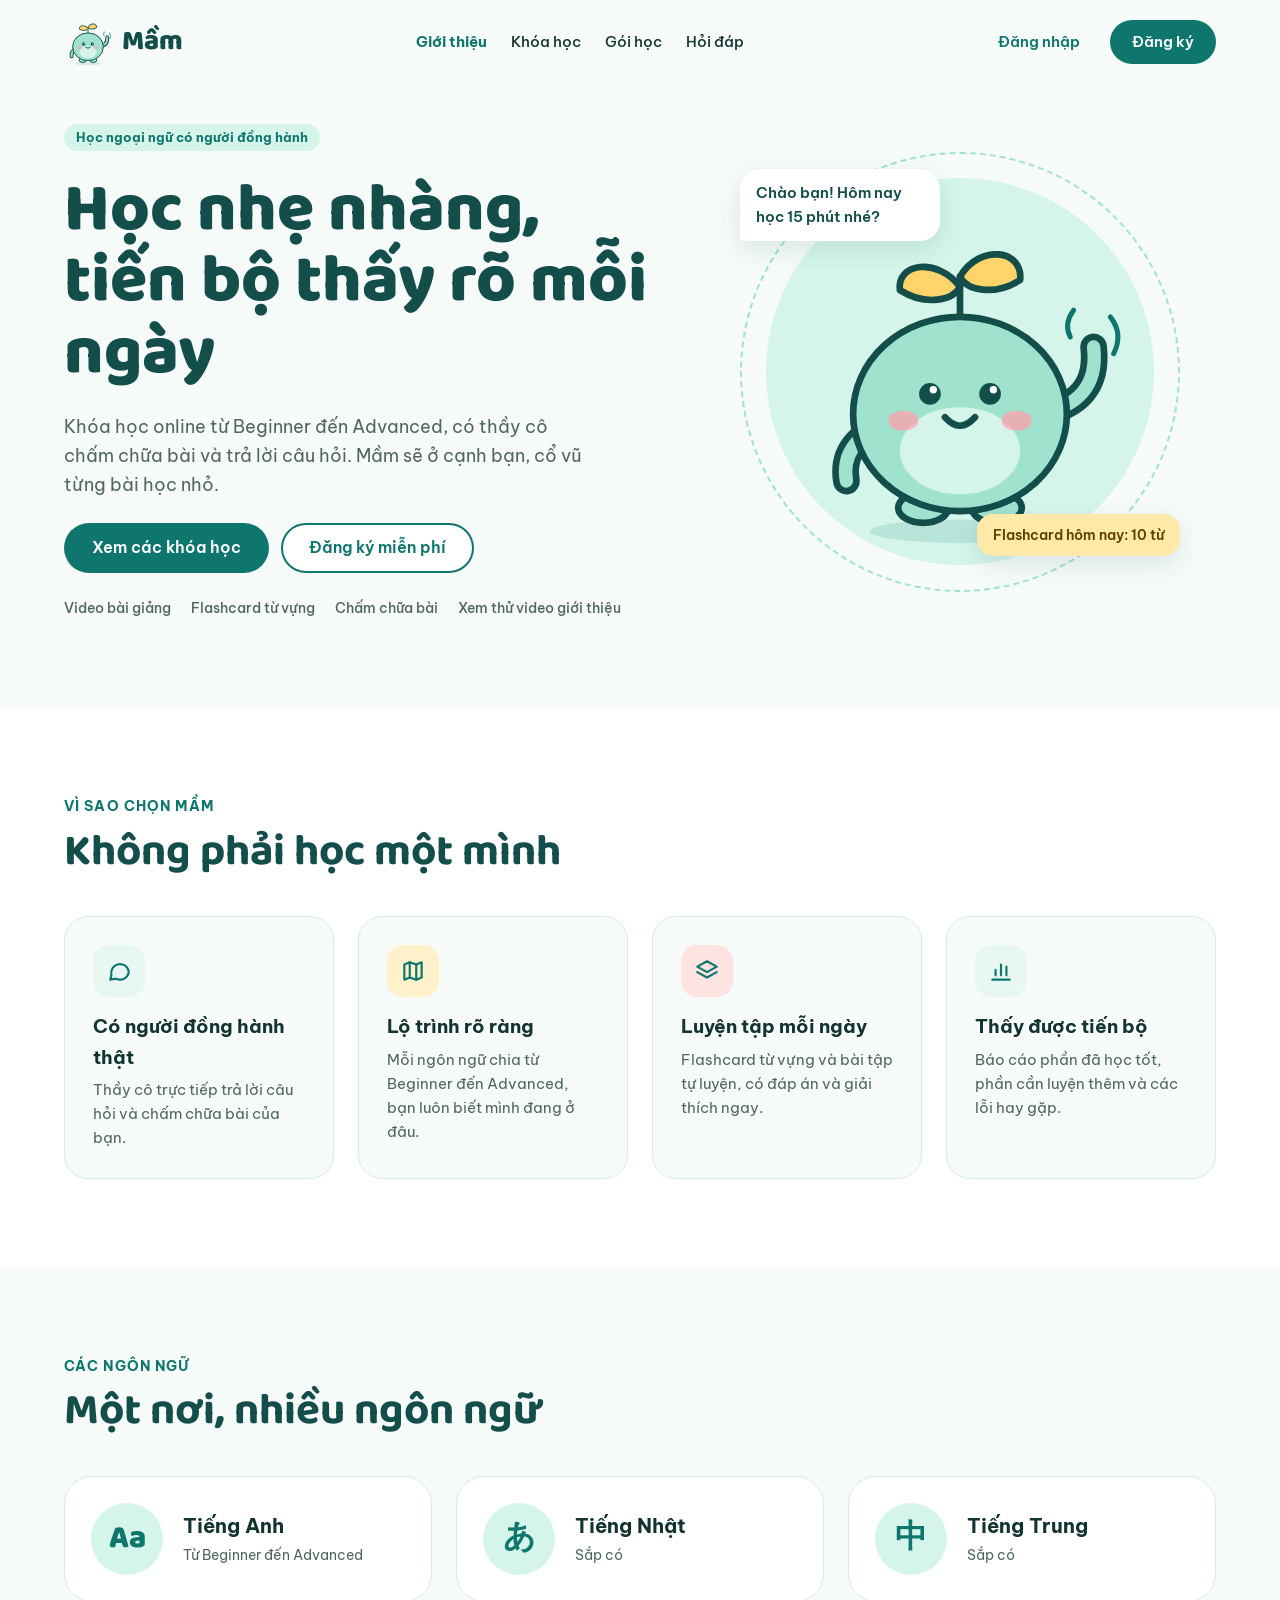
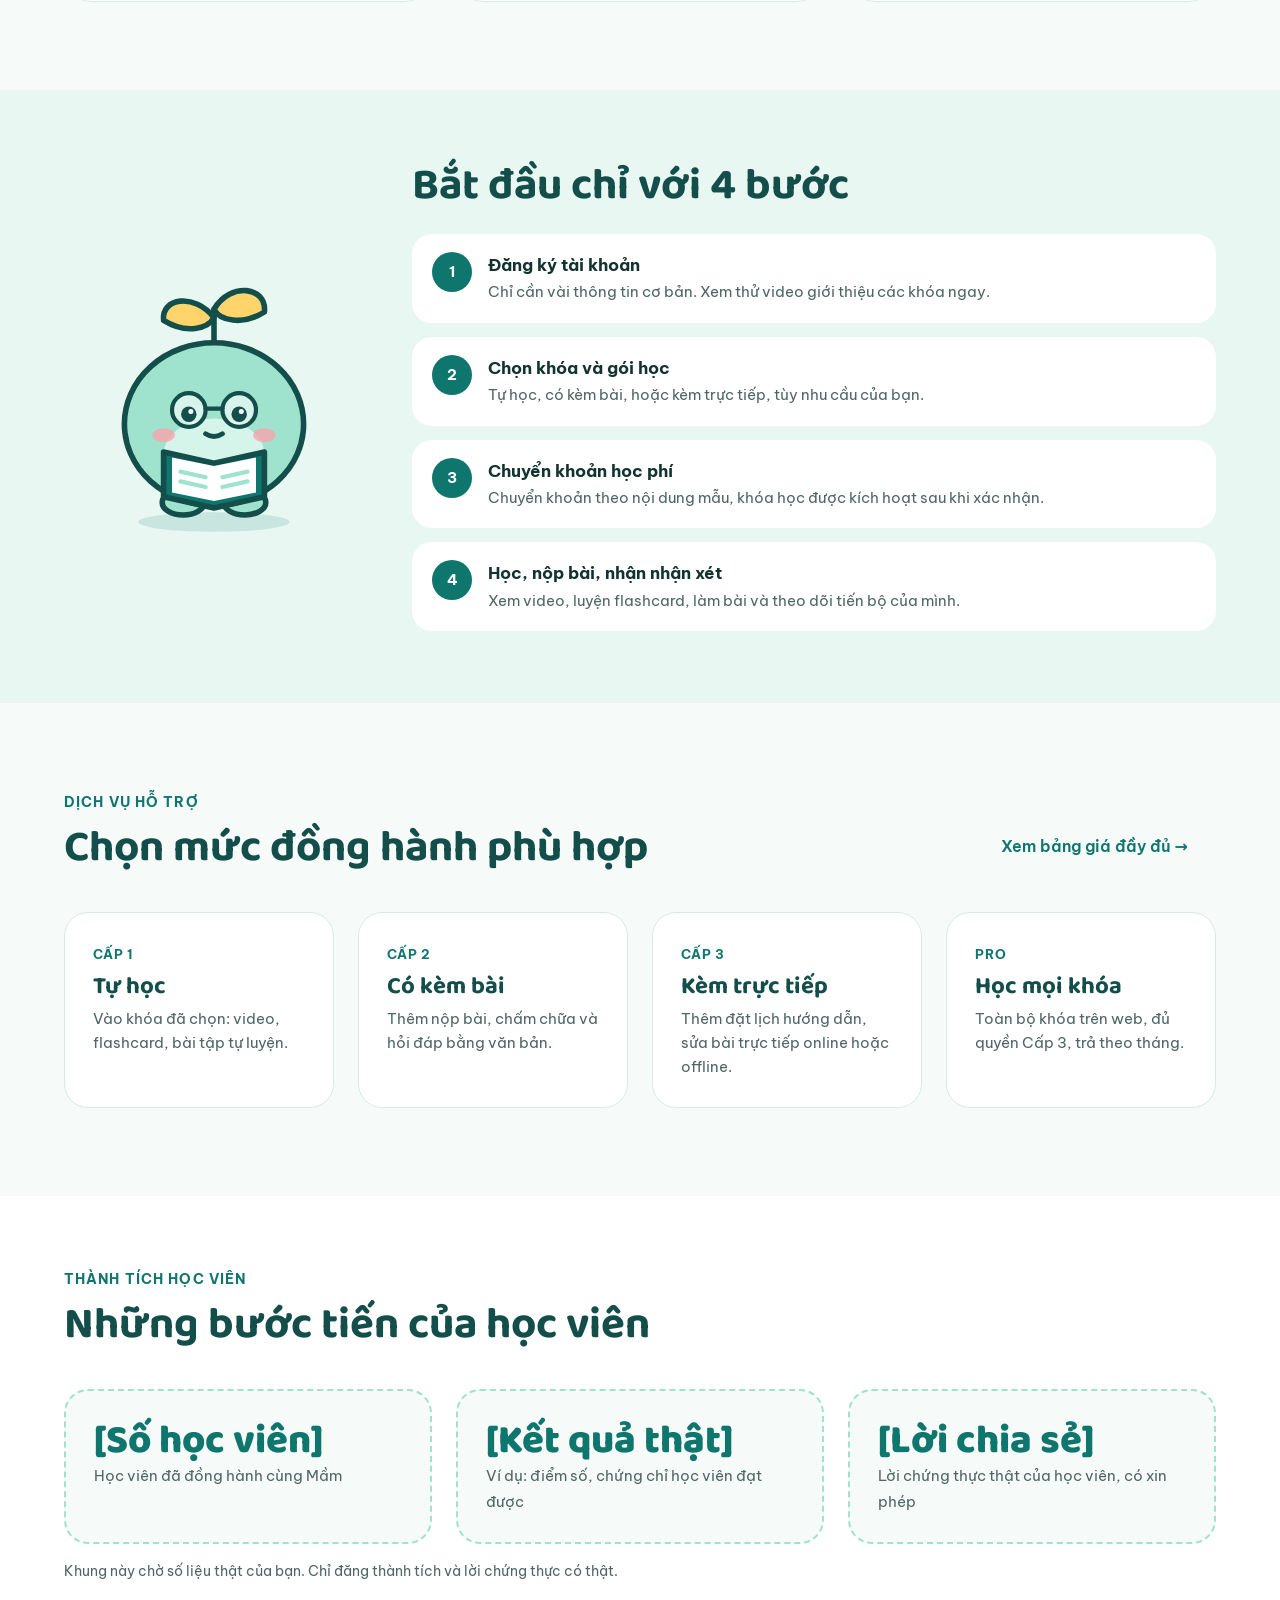
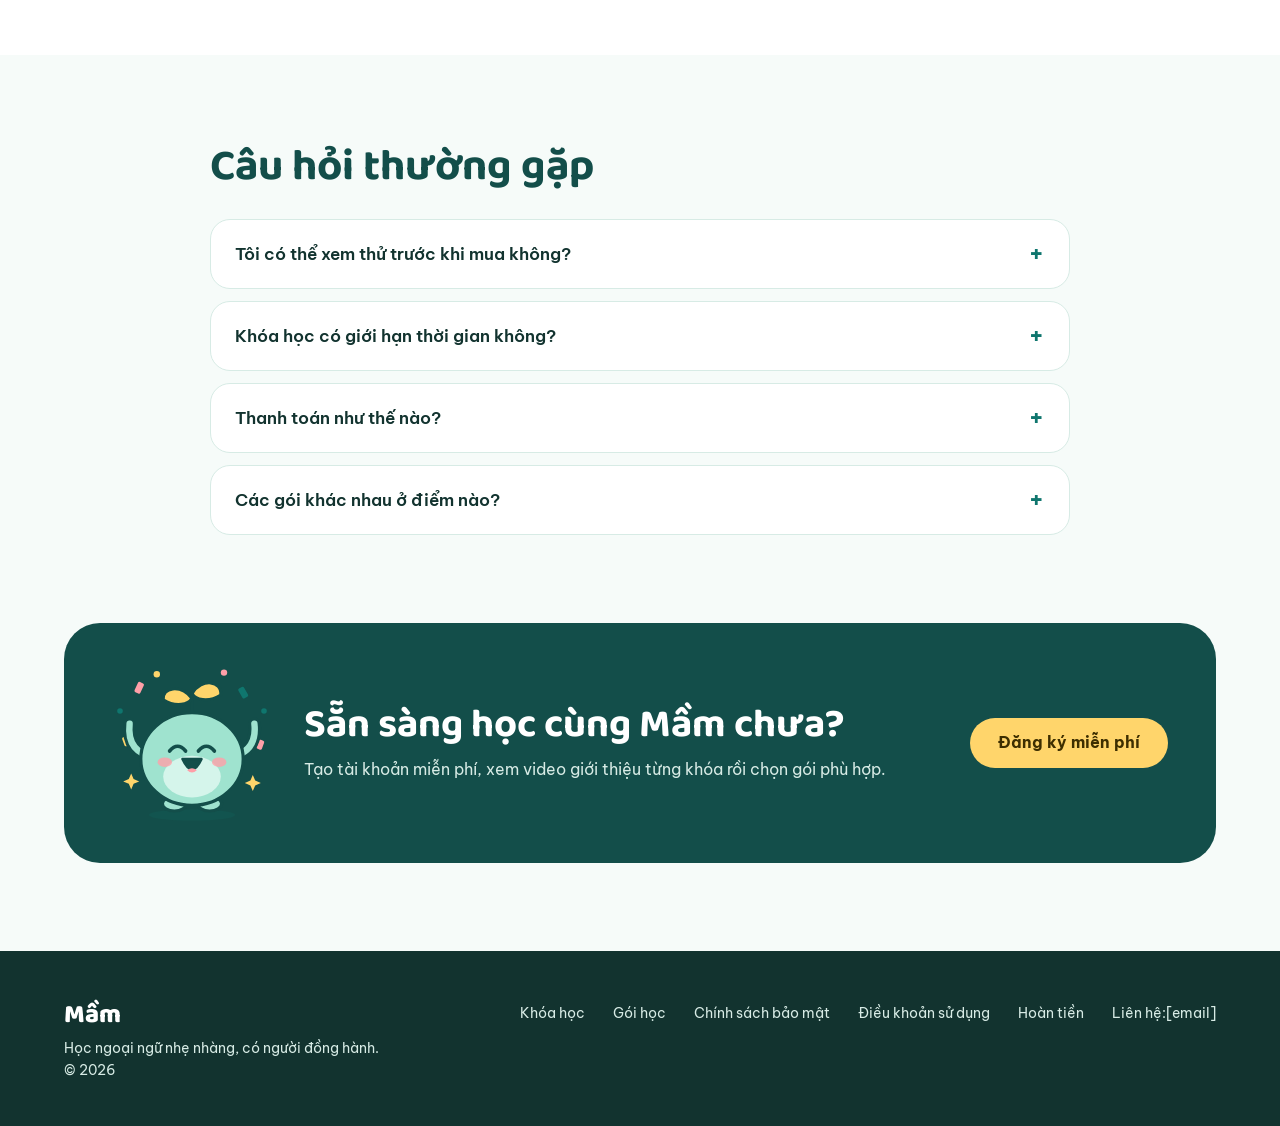
<file: index.html>
<!doctype html>
<html lang="vi">
<head>
<meta charset="utf-8">
<meta name="viewport" content="width=device-width, initial-scale=1">
<title>Mầm - Học ngoại ngữ online có người đồng hành</title>
<meta name="description" content="Khóa học ngoại ngữ online từ Beginner đến Advanced, có thầy cô chấm chữa bài và trả lời câu hỏi. Mầm đồng hành cùng bạn từng bước.">

<meta name="theme-color" content="#0F766E">
<meta property="og:title" content="Mầm - Học ngoại ngữ online có người đồng hành">
<meta property="og:description" content="Khóa học ngoại ngữ online từ Beginner đến Advanced, có thầy cô chấm chữa bài và trả lời câu hỏi. Mầm đồng hành cùng bạn từng bước.">
<meta property="og:type" content="website">
<link rel="icon" type="image/svg+xml" href="mam-wave.svg">
<link rel="preconnect" href="https://fonts.googleapis.com"><link rel="preconnect" href="https://fonts.gstatic.com" crossorigin><link href="https://fonts.googleapis.com/css2?family=Baloo+2:wght@600;700;800&family=Be+Vietnam+Pro:wght@400;500;600;700&display=swap" rel="stylesheet">
<link rel="stylesheet" href="style.css">
<script src="config.js"></script>
<script src="courses.js"></script>
<script src="auth.js"></script>
<script src="auth-ui.js" defer></script>
<script src="app.js" defer></script>
</head>
<body>
<a class="skip" href="#main">Bỏ qua, đến nội dung chính</a>
<header class="site-header">
  <div class="wrap">
    <a class="brand" href="index.html"><img src="mam-wave.svg" alt="Mầm, nhân vật cổ vũ" width="48" height="48"><span>Mầm</span></a>
    <nav class="main-nav" aria-label="Menu chính">
      <a href="index.html" aria-current="page">Giới thiệu</a>
      <a href="khoa-hoc.html">Khóa học</a>
      <a href="goi-hoc.html">Gói học</a>
      <a href="index.html#hoi-dap">Hỏi đáp</a>
    </nav>
    <div class="head-actions">
      <a class="btn btn-ghost btn-sm" href="dang-ky.html#dang-nhap">Đăng nhập</a>
      <a class="btn btn-primary btn-sm" href="dang-ky.html">Đăng ký</a>
    </div>
  </div>
</header>

<main id="main">
<section class="hero">
  <div class="wrap">
    <div class="hero-text">
      <span class="pill pill-solid">Học ngoại ngữ có người đồng hành</span>
      <h1>Học nhẹ nhàng,<br>tiến bộ thấy rõ mỗi ngày</h1>
      <p class="hero-sub">Khóa học online từ Beginner đến Advanced, có thầy cô chấm chữa bài và trả lời câu hỏi. Mầm sẽ ở cạnh bạn, cổ vũ từng bài học nhỏ.</p>
      <div class="btn-row">
        <a class="btn btn-primary" href="khoa-hoc.html">Xem các khóa học</a>
        <a class="btn btn-outline" href="dang-ky.html">Đăng ký miễn phí</a>
      </div>
      <div class="tag-row"><span>Video bài giảng</span><span>Flashcard từ vựng</span><span>Chấm chữa bài</span><span>Xem thử video giới thiệu</span></div>
    </div>
    <div class="hero-art-box">
      <div class="hero-art">
        <div class="disc"></div><div class="ring"></div>
        <img class="mascot" src="mam-wave.svg" alt="Mầm vẫy tay chào" width="334" height="334">
        <div class="bubble">Chào bạn! Hôm nay học 15 phút nhé?</div>
        <div class="sticker">Flashcard hôm nay: 10 từ</div>
      </div>
    </div>
  </div>
</section>

<section class="sec sec-white">
  <div class="wrap">
    <div class="sec-head"><span class="eyebrow">VÌ SAO CHỌN MẦM</span><h2 class="title">Không phải học một mình</h2></div>
    <div class="grid">
      <div class="card card-tint"><div class="icon-chip"><svg viewBox="0 0 24 24" aria-hidden="true"><path d="M21 12a8 8 0 0 1-11.6 7.1L4 20l1-4.4A8 8 0 1 1 21 12z"/></svg></div><h3>Có người đồng hành thật</h3><p>Thầy cô trực tiếp trả lời câu hỏi và chấm chữa bài của bạn.</p></div>
      <div class="card card-tint"><div class="icon-chip gold"><svg viewBox="0 0 24 24" aria-hidden="true"><path d="M4 6l5-2 6 2 5-2v14l-5 2-6-2-5 2z"/><path d="M9 4v14M15 6v14"/></svg></div><h3>Lộ trình rõ ràng</h3><p>Mỗi ngôn ngữ chia từ Beginner đến Advanced, bạn luôn biết mình đang ở đâu.</p></div>
      <div class="card card-tint"><div class="icon-chip rose"><svg viewBox="0 0 24 24" aria-hidden="true"><path d="M12 3l9 5-9 5-9-5 9-5z"/><path d="M3 13l9 5 9-5"/></svg></div><h3>Luyện tập mỗi ngày</h3><p>Flashcard từ vựng và bài tập tự luyện, có đáp án và giải thích ngay.</p></div>
      <div class="card card-tint"><div class="icon-chip"><svg viewBox="0 0 24 24" aria-hidden="true"><path d="M4 20h16M7 16v-5M12 16V6M17 16v-8"/></svg></div><h3>Thấy được tiến bộ</h3><p>Báo cáo phần đã học tốt, phần cần luyện thêm và các lỗi hay gặp.</p></div>
    </div>
  </div>
</section>

<section class="sec">
  <div class="wrap">
    <div class="sec-head"><span class="eyebrow">CÁC NGÔN NGỮ</span><h2 class="title">Một nơi, nhiều ngôn ngữ</h2></div>
    <div class="grid grid-3">
      <a class="lang-card" href="khoa-hoc.html"><span class="lang-glyph">Aa</span><span><strong>Tiếng Anh</strong><span class="note">Từ Beginner đến Advanced</span></span></a>
      <a class="lang-card" href="khoa-hoc.html"><span class="lang-glyph">あ</span><span><strong>Tiếng Nhật</strong><span class="note">Sắp có</span></span></a>
      <a class="lang-card" href="khoa-hoc.html"><span class="lang-glyph">中</span><span><strong>Tiếng Trung</strong><span class="note">Sắp có</span></span></a>
    </div>
  </div>
</section>

<section class="sec sec-tint steps-sec" style="padding:72px 0">
  <div class="wrap">
    <div class="steps-art"><img src="mam-study.svg" alt="Mầm đeo kính, đang đọc sách" width="280" height="280"></div>
    <div class="steps-body">
      <h2 class="title">Bắt đầu chỉ với 4 bước</h2>
      <ol class="steps">
        <li class="step"><span class="num">1</span><div><strong>Đăng ký tài khoản</strong><span>Chỉ cần vài thông tin cơ bản. Xem thử video giới thiệu các khóa ngay.</span></div></li>
        <li class="step"><span class="num">2</span><div><strong>Chọn khóa và gói học</strong><span>Tự học, có kèm bài, hoặc kèm trực tiếp, tùy nhu cầu của bạn.</span></div></li>
        <li class="step"><span class="num">3</span><div><strong>Chuyển khoản học phí</strong><span>Chuyển khoản theo nội dung mẫu, khóa học được kích hoạt sau khi xác nhận.</span></div></li>
        <li class="step"><span class="num">4</span><div><strong>Học, nộp bài, nhận nhận xét</strong><span>Xem video, luyện flashcard, làm bài và theo dõi tiến bộ của mình.</span></div></li>
      </ol>
    </div>
  </div>
</section>

<section class="sec">
  <div class="wrap">
    <div class="sec-head-row">
      <div class="sec-head"><span class="eyebrow">DỊCH VỤ HỖ TRỢ</span><h2 class="title">Chọn mức đồng hành phù hợp</h2></div>
      <a class="btn btn-ghost" href="goi-hoc.html">Xem bảng giá đầy đủ →</a>
    </div>
    <div class="grid">
      <div class="card"><span class="tier-level">CẤP 1</span><span class="tier-name">Tự học</span><p>Vào khóa đã chọn: video, flashcard, bài tập tự luyện.</p></div>
      <div class="card"><span class="tier-level">CẤP 2</span><span class="tier-name">Có kèm bài</span><p>Thêm nộp bài, chấm chữa và hỏi đáp bằng văn bản.</p></div>
      <div class="card"><span class="tier-level">CẤP 3</span><span class="tier-name">Kèm trực tiếp</span><p>Thêm đặt lịch hướng dẫn, sửa bài trực tiếp online hoặc offline.</p></div>
      <div class="card"><span class="tier-level">PRO</span><span class="tier-name">Học mọi khóa</span><p>Toàn bộ khóa trên web, đủ quyền Cấp 3, trả theo tháng.</p></div>
    </div>
  </div>
</section>

<section class="sec sec-white" style="padding:72px 0">
  <div class="wrap">
    <div class="sec-head"><span class="eyebrow">THÀNH TÍCH HỌC VIÊN</span><h2 class="title">Những bước tiến của học viên</h2></div>
    <div class="grid">
      <div class="ph"><b>[Số học viên]</b><span>Học viên đã đồng hành cùng Mầm</span></div>
      <div class="ph"><b>[Kết quả thật]</b><span>Ví dụ: điểm số, chứng chỉ học viên đạt được</span></div>
      <div class="ph"><b>[Lời chia sẻ]</b><span>Lời chứng thực thật của học viên, có xin phép</span></div>
    </div>
    <p class="small muted" style="margin-top:16px">Khung này chờ số liệu thật của bạn. Chỉ đăng thành tích và lời chứng thực có thật.</p>
  </div>
</section>

<section class="sec" id="hoi-dap">
  <div class="wrap">
    <h2 class="title" style="max-width:860px;margin:0 auto 28px">Câu hỏi thường gặp</h2>
    <div class="faq">
      <details><summary>Tôi có thể xem thử trước khi mua không?</summary><p>Có. Tài khoản miễn phí xem được video giới thiệu của từng khóa học.</p></details>
      <details><summary>Khóa học có giới hạn thời gian không?</summary><p>Gói Cấp 1 đến Cấp 3 có thời hạn học theo từng khóa. Gói Pro học không giới hạn thời gian, trả phí theo tháng.</p></details>
      <details><summary>Thanh toán như thế nào?</summary><p>Chuyển khoản ngân hàng theo nội dung mẫu hiển thị trên web. Sau khi xác nhận, khóa học được kích hoạt.</p></details>
      <details><summary>Các gói khác nhau ở điểm nào?</summary><p>Cấp 2 có chấm chữa bài và hỏi đáp bằng văn bản. Cấp 3 có thêm lịch học và sửa bài trực tiếp.</p></details>
    </div>
  </div>
</section>

<section class="wrap" style="padding-bottom:88px">
  <div class="cta">
    <img src="mam-celebrate.svg" alt="Mầm ăn mừng" width="160" height="160">
    <div class="cta-text"><h2>Sẵn sàng học cùng Mầm chưa?</h2><p>Tạo tài khoản miễn phí, xem video giới thiệu từng khóa rồi chọn gói phù hợp.</p></div>
    <a class="btn btn-gold" href="dang-ky.html">Đăng ký miễn phí</a>
  </div>
</section>
</main>
<footer class="site-footer">
  <div class="wrap">
    <div>
      <span class="f-brand">Mầm</span>
      <p>Học ngoại ngữ nhẹ nhàng, có người đồng hành. © <span data-year>2026</span></p>
    </div>
    <div class="f-links">
      <a href="khoa-hoc.html">Khóa học</a>
      <a href="goi-hoc.html">Gói học</a>
      <a href="chinh-sach.html#bao-mat">Chính sách bảo mật</a>
      <a href="chinh-sach.html#dieu-khoan">Điều khoản sử dụng</a>
      <a href="chinh-sach.html#hoan-tien">Hoàn tiền</a>
      <a href="mailto:" data-cfg-mailto>Liên hệ: <span data-cfg="email">[email]</span></a>
    </div>
  </div>
</footer>
</body>
</html>
</file>
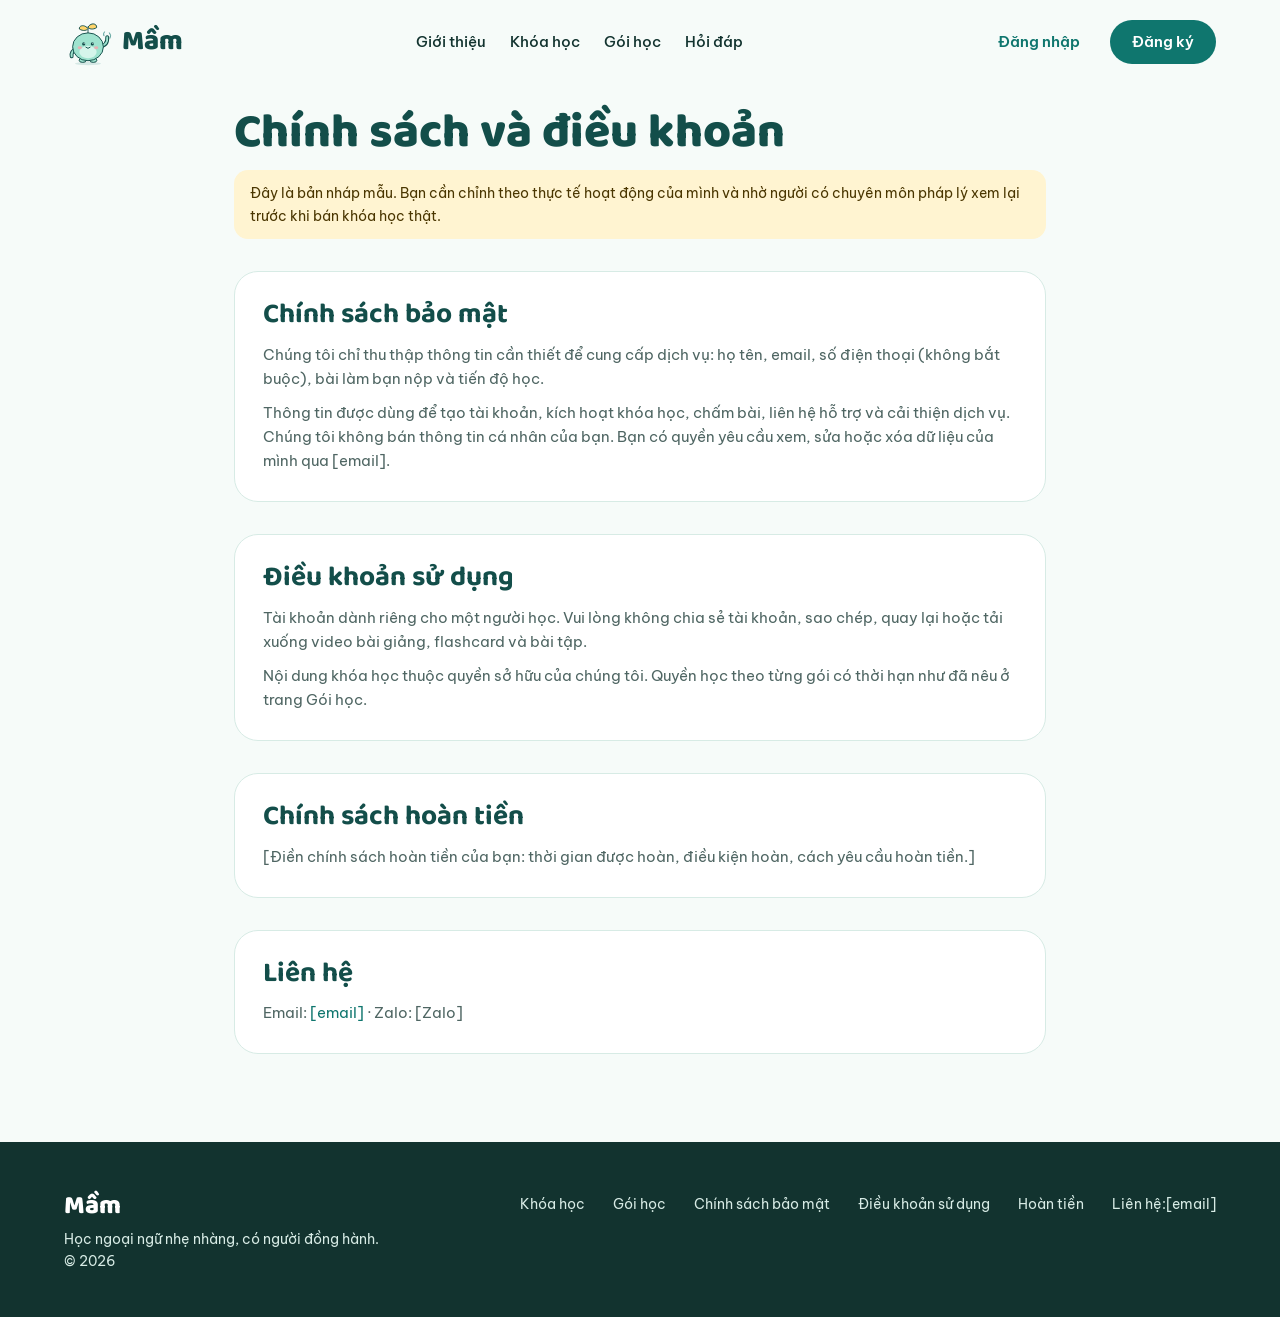
<file: chinh-sach.html>
<!doctype html>
<html lang="vi">
<head>
<meta charset="utf-8">
<meta name="viewport" content="width=device-width, initial-scale=1">
<title>Chính sách và điều khoản - Mầm</title>
<meta name="description" content="Chính sách bảo mật, điều khoản sử dụng và chính sách hoàn tiền (bản nháp).">

<meta name="theme-color" content="#0F766E">
<meta property="og:title" content="Chính sách và điều khoản - Mầm">
<meta property="og:description" content="Chính sách bảo mật, điều khoản sử dụng và chính sách hoàn tiền (bản nháp).">
<meta property="og:type" content="website">
<link rel="icon" type="image/svg+xml" href="mam-wave.svg">
<link rel="preconnect" href="https://fonts.googleapis.com"><link rel="preconnect" href="https://fonts.gstatic.com" crossorigin><link href="https://fonts.googleapis.com/css2?family=Baloo+2:wght@600;700;800&family=Be+Vietnam+Pro:wght@400;500;600;700&display=swap" rel="stylesheet">
<link rel="stylesheet" href="style.css">
<script src="config.js"></script>
<script src="courses.js"></script>
<script src="auth.js"></script>
<script src="auth-ui.js" defer></script>
<script src="app.js" defer></script>
</head>
<body>
<a class="skip" href="#main">Bỏ qua, đến nội dung chính</a>
<header class="site-header">
  <div class="wrap">
    <a class="brand" href="index.html"><img src="mam-wave.svg" alt="Mầm, nhân vật cổ vũ" width="48" height="48"><span>Mầm</span></a>
    <nav class="main-nav" aria-label="Menu chính">
      <a href="index.html">Giới thiệu</a>
      <a href="khoa-hoc.html">Khóa học</a>
      <a href="goi-hoc.html">Gói học</a>
      <a href="index.html#hoi-dap">Hỏi đáp</a>
    </nav>
    <div class="head-actions">
      <a class="btn btn-ghost btn-sm" href="dang-ky.html#dang-nhap">Đăng nhập</a>
      <a class="btn btn-primary btn-sm" href="dang-ky.html">Đăng ký</a>
    </div>
  </div>
</header>

<main id="main" class="wrap" style="max-width:860px;padding-top:24px;padding-bottom:88px;display:flex;flex-direction:column;gap:32px">
  <div><h1 class="page-title" style="font-size:clamp(32px,5vw,48px)">Chính sách và điều khoản</h1>
  <p class="small" style="margin-top:12px;background:var(--butter-l);color:#4A3600;border-radius:14px;padding:12px 16px">Đây là bản nháp mẫu. Bạn cần chỉnh theo thực tế hoạt động của mình và nhờ người có chuyên môn pháp lý xem lại trước khi bán khóa học thật.</p></div>

  <section id="bao-mat" class="card"><h2 class="title" style="font-size:28px;margin-bottom:12px">Chính sách bảo mật</h2>
    <p>Chúng tôi chỉ thu thập thông tin cần thiết để cung cấp dịch vụ: họ tên, email, số điện thoại (không bắt buộc), bài làm bạn nộp và tiến độ học.</p>
    <p style="margin-top:10px">Thông tin được dùng để tạo tài khoản, kích hoạt khóa học, chấm bài, liên hệ hỗ trợ và cải thiện dịch vụ. Chúng tôi không bán thông tin cá nhân của bạn. Bạn có quyền yêu cầu xem, sửa hoặc xóa dữ liệu của mình qua <span data-cfg="email">[email]</span>.</p></section>

  <section id="dieu-khoan" class="card"><h2 class="title" style="font-size:28px;margin-bottom:12px">Điều khoản sử dụng</h2>
    <p>Tài khoản dành riêng cho một người học. Vui lòng không chia sẻ tài khoản, sao chép, quay lại hoặc tải xuống video bài giảng, flashcard và bài tập.</p>
    <p style="margin-top:10px">Nội dung khóa học thuộc quyền sở hữu của chúng tôi. Quyền học theo từng gói có thời hạn như đã nêu ở trang Gói học.</p></section>

  <section id="hoan-tien" class="card"><h2 class="title" style="font-size:28px;margin-bottom:12px">Chính sách hoàn tiền</h2>
    <p>[Điền chính sách hoàn tiền của bạn: thời gian được hoàn, điều kiện hoàn, cách yêu cầu hoàn tiền.]</p></section>

  <section id="lien-he" class="card"><h2 class="title" style="font-size:28px;margin-bottom:12px">Liên hệ</h2>
    <p>Email: <a href="mailto:" data-cfg-mailto><span data-cfg="email">[email]</span></a> · Zalo: <span data-cfg="zalo">[Zalo]</span></p></section>
</main>
<footer class="site-footer">
  <div class="wrap">
    <div>
      <span class="f-brand">Mầm</span>
      <p>Học ngoại ngữ nhẹ nhàng, có người đồng hành. © <span data-year>2026</span></p>
    </div>
    <div class="f-links">
      <a href="khoa-hoc.html">Khóa học</a>
      <a href="goi-hoc.html">Gói học</a>
      <a href="chinh-sach.html#bao-mat">Chính sách bảo mật</a>
      <a href="chinh-sach.html#dieu-khoan">Điều khoản sử dụng</a>
      <a href="chinh-sach.html#hoan-tien">Hoàn tiền</a>
      <a href="mailto:" data-cfg-mailto>Liên hệ: <span data-cfg="email">[email]</span></a>
    </div>
  </div>
</footer>
</body>
</html>
</file>
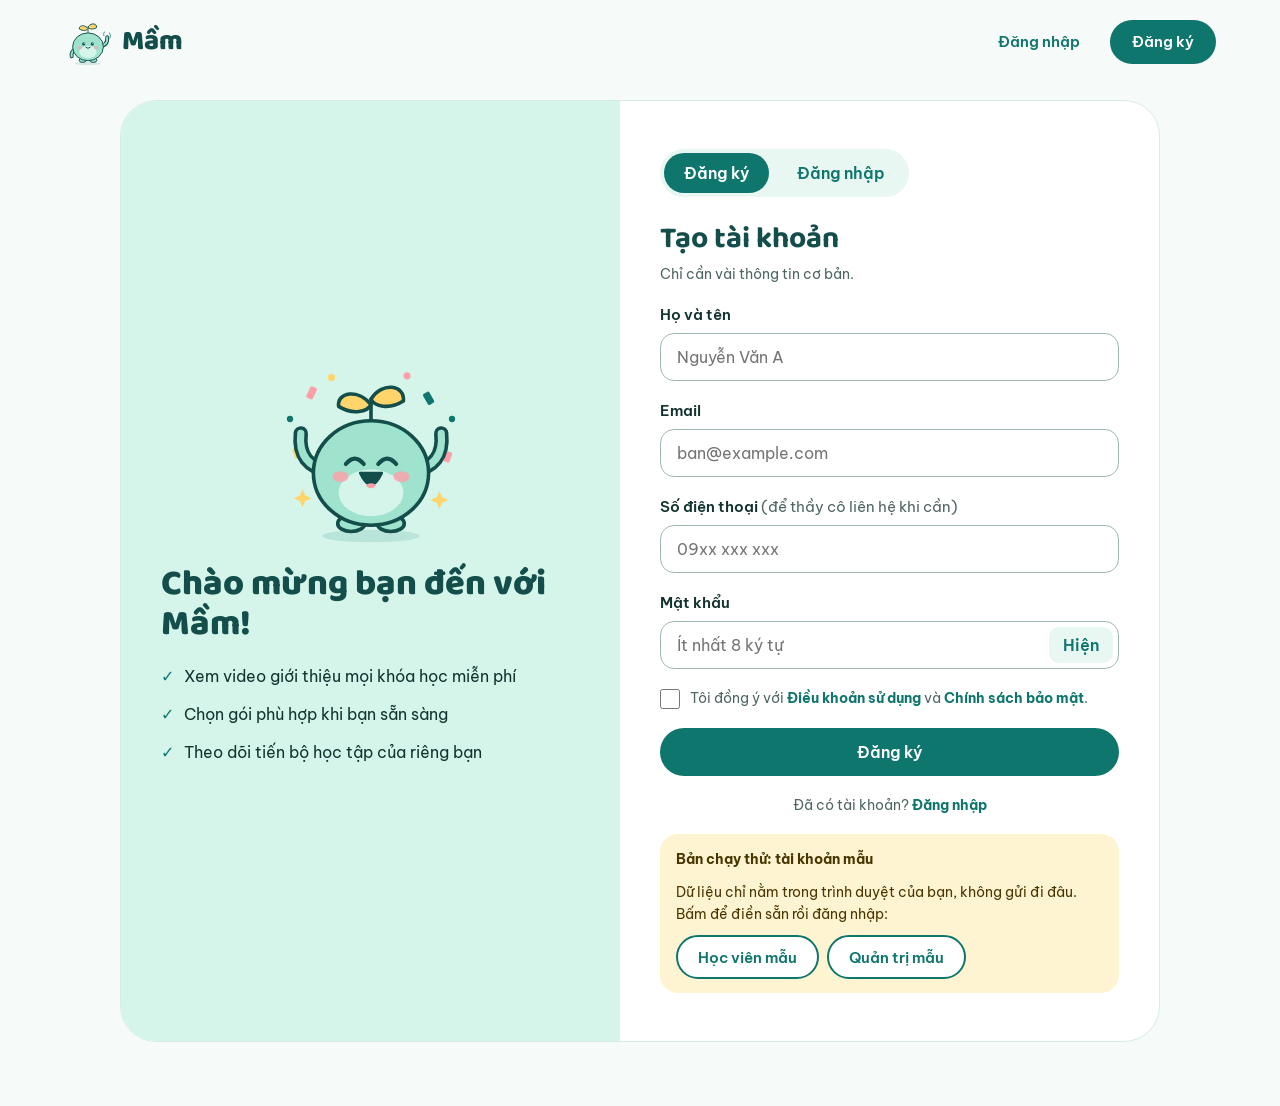
<file: dang-ky.html>
<!doctype html>
<html lang="vi">
<head>
<meta charset="utf-8">
<meta name="viewport" content="width=device-width, initial-scale=1">
<title>Đăng ký, đăng nhập - Mầm</title>
<meta name="description" content="Tạo tài khoản hoặc đăng nhập để vào khóa học của bạn.">

<meta name="theme-color" content="#0F766E">
<link rel="icon" type="image/svg+xml" href="mam-wave.svg">
<link rel="preconnect" href="https://fonts.googleapis.com"><link rel="preconnect" href="https://fonts.gstatic.com" crossorigin><link href="https://fonts.googleapis.com/css2?family=Baloo+2:wght@600;700;800&family=Be+Vietnam+Pro:wght@400;500;600;700&display=swap" rel="stylesheet">
<link rel="stylesheet" href="style.css">
<script src="config.js"></script>
<script src="courses.js"></script>
<script src="auth.js"></script>
<script src="auth-ui.js" defer></script>
<script src="app.js" defer></script>
<script src="auth-page.js" defer></script>
</head>
<body>
<a class="skip" href="#main">Bỏ qua, đến nội dung chính</a>
<header class="site-header"><div class="wrap">
  <a class="brand" href="index.html"><img src="mam-wave.svg" alt="Mầm, nhân vật cổ vũ" width="48" height="48"><span>Mầm</span></a>
  <div class="head-actions"><a class="btn btn-ghost btn-sm" href="index.html">← Về trang chủ</a></div>
</div></header>
<main id="main">
<div class="wrap">
<span id="dang-nhap"></span><span id="quen-mat-khau"></span>
<div class="auth">
  <aside class="auth-side">
    <img src="mam-celebrate.svg" alt="Mầm ăn mừng" width="180" height="180">
    <h1>Chào mừng bạn đến với Mầm!</h1>
    <ul>
      <li>Xem video giới thiệu mọi khóa học miễn phí</li>
      <li>Chọn gói phù hợp khi bạn sẵn sàng</li>
      <li>Theo dõi tiến bộ học tập của riêng bạn</li>
    </ul>
  </aside>
  <div class="auth-form">
    <form id="authForm" novalidate style="display:flex;flex-direction:column;gap:18px">
      <div class="auth-switch" role="tablist" aria-label="Chọn đăng ký hoặc đăng nhập">
        <button type="button" role="tab" data-mode="signup" aria-selected="true">Đăng ký</button>
        <button type="button" role="tab" data-mode="login" aria-selected="false">Đăng nhập</button>
      </div>
      <div><h2 id="authTitle">Tạo tài khoản</h2><p class="muted small" id="authSub">Chỉ cần vài thông tin cơ bản.</p></div>
      <p class="err" id="authErr" role="alert" hidden></p>
      <div class="field" data-m="signup"><label for="ten">Họ và tên</label><input id="ten" name="ten" type="text" autocomplete="name" placeholder="Nguyễn Văn A"></div>
      <div class="field" data-m="signup login forgot"><label for="email">Email</label><input id="email" name="email" type="email" autocomplete="email" placeholder="ban@example.com"></div>
      <div class="field" data-m="signup"><label for="sdt">Số điện thoại <span class="muted" style="font-weight:400">(để thầy cô liên hệ khi cần)</span></label><input id="sdt" name="sdt" type="tel" autocomplete="tel" placeholder="09xx xxx xxx"></div>
      <div class="field" data-m="forgot" hidden><label for="code">Mã khôi phục</label><input id="code" name="code" type="text" autocomplete="off" placeholder="XXXX-XXXX-XXXX" disabled></div>
      <div class="field"><label for="mk" id="mkLabel">Mật khẩu</label><div class="pw-wrap"><input id="mk" name="mk" type="password" autocomplete="new-password" placeholder="Ít nhất 8 ký tự"><button type="button" id="togglePw" aria-pressed="false" aria-label="Hiện hoặc ẩn mật khẩu">Hiện</button></div></div>
      <label class="check" data-m="signup"><input type="checkbox" id="dongy" name="dongy"><span>Tôi đồng ý với <a href="chinh-sach.html#dieu-khoan"><strong>Điều khoản sử dụng</strong></a> và <a href="chinh-sach.html#bao-mat"><strong>Chính sách bảo mật</strong></a>.</span></label>
      <label class="check" data-m="login" hidden><input type="checkbox" id="nho" checked disabled><span>Ghi nhớ đăng nhập trên máy này</span></label>
      <button class="btn btn-primary btn-block" id="authSubmit" type="submit">Đăng ký</button>
      <p class="small" style="text-align:center" data-m="login" hidden><a href="#quen-mat-khau" data-go="forgot"><strong>Quên mật khẩu?</strong></a></p>
      <p class="small muted" style="text-align:center" id="authSwap">Đã có tài khoản? <a href="#dang-nhap" data-go="login"><strong>Đăng nhập</strong></a></p>
    </form>

    <section id="recoveryPanel" hidden style="display:flex;flex-direction:column;gap:16px">
      <img src="mam-cheer.svg" alt="" width="96" height="96" style="align-self:center">
      <h2 id="recTitle" style="text-align:center">Thành công!</h2>
      <p class="muted">Đây là <strong>mã khôi phục</strong> của bạn. Web chưa gửi được email, nên khi quên mật khẩu bạn cần mã này. Hãy chụp màn hình hoặc ghi lại ở nơi an toàn. <strong>Mã chỉ hiện một lần.</strong></p>
      <div class="code-box" id="recCode" aria-live="polite"></div>
      <div class="btn-row"><button type="button" class="btn btn-outline" id="recCopy">Sao chép mã</button><button type="button" class="btn btn-primary" id="recGo">Tôi đã lưu, tiếp tục</button></div>
    </section>

    <section id="already" hidden style="display:flex;flex-direction:column;gap:14px">
      <h2>Xin chào, <span id="alreadyName"></span>!</h2>
      <p class="muted">Bạn đang đăng nhập rồi.</p>
      <div class="btn-row"><a class="btn btn-primary" id="alreadyGo" href="khoa-cua-toi.html">Vào Khóa của tôi</a><button type="button" class="btn btn-outline" id="alreadyOut">Đăng xuất</button></div>
    </section>

    <div class="demo-box" id="demoBox">
      <strong>Bản chạy thử: tài khoản mẫu</strong>
      <span>Dữ liệu chỉ nằm trong trình duyệt của bạn, không gửi đi đâu. Bấm để điền sẵn rồi đăng nhập:</span>
      <div class="btn-row">
        <button type="button" class="btn btn-outline btn-sm" data-fill="hocvien@mam.demo" data-pw="Hocvien@123">Học viên mẫu</button>
        <button type="button" class="btn btn-outline btn-sm" data-fill="admin@mam.demo" data-pw="Admin@123">Quản trị mẫu</button>
      </div>
    </div>
  </div>
</div>
</div>
</main>
</body>
</html>
</file>
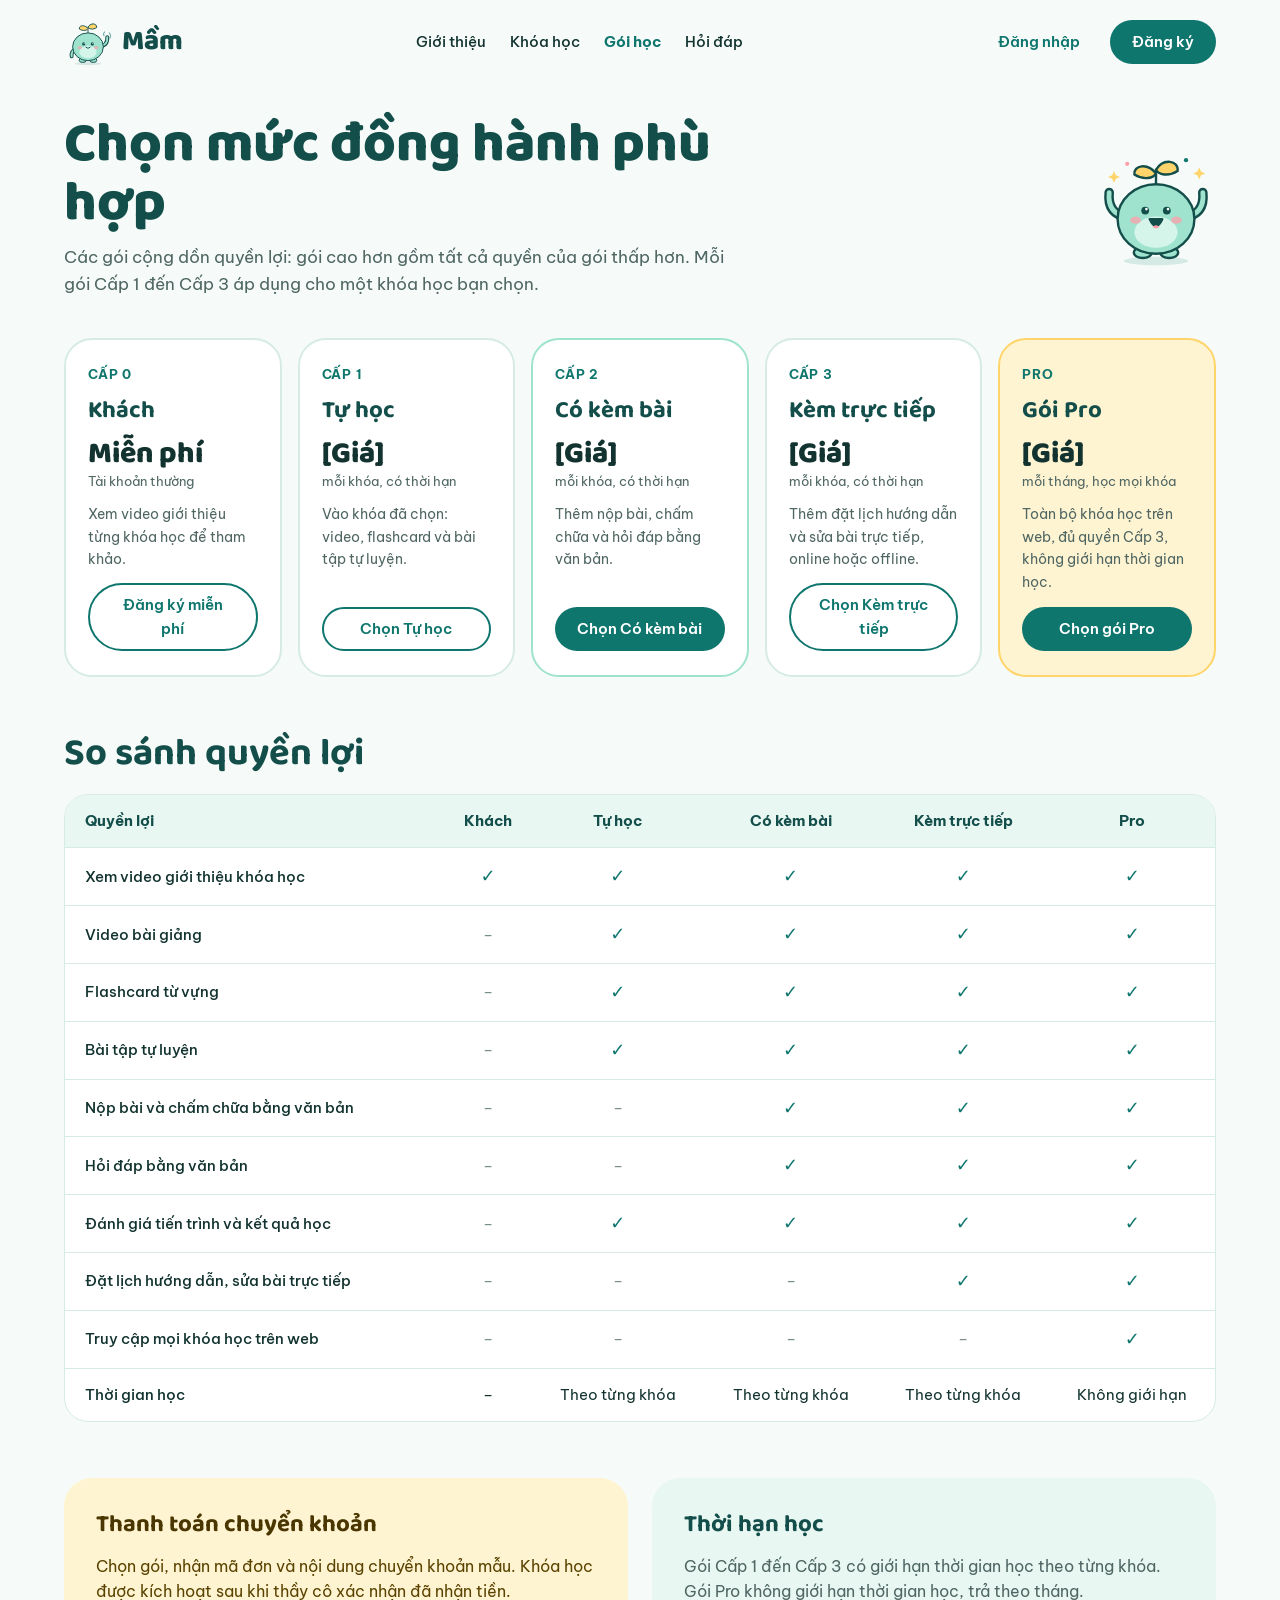
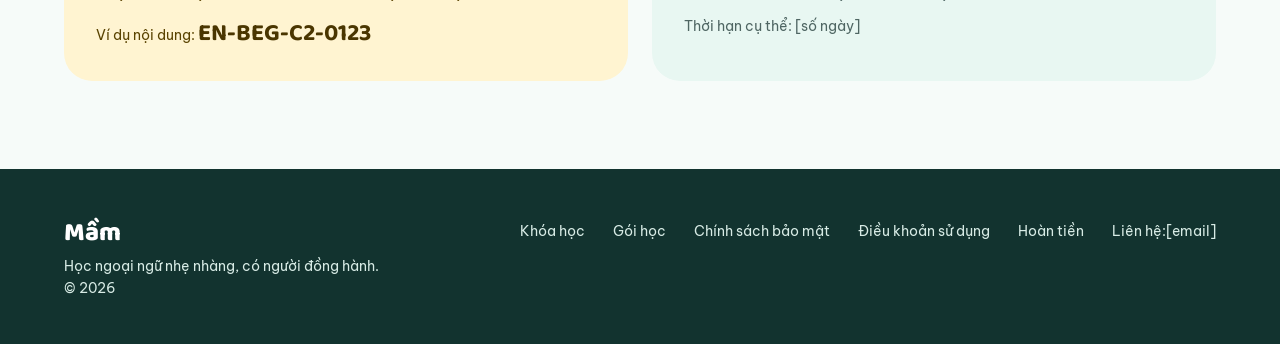
<file: goi-hoc.html>
<!doctype html>
<html lang="vi">
<head>
<meta charset="utf-8">
<meta name="viewport" content="width=device-width, initial-scale=1">
<title>Gói học và bảng giá - Mầm</title>
<meta name="description" content="So sánh các gói học: Tự học, Có kèm bài, Kèm trực tiếp và gói Pro. Thanh toán bằng chuyển khoản.">

<meta name="theme-color" content="#0F766E">
<meta property="og:title" content="Gói học và bảng giá - Mầm">
<meta property="og:description" content="So sánh các gói học: Tự học, Có kèm bài, Kèm trực tiếp và gói Pro. Thanh toán bằng chuyển khoản.">
<meta property="og:type" content="website">
<link rel="icon" type="image/svg+xml" href="mam-wave.svg">
<link rel="preconnect" href="https://fonts.googleapis.com"><link rel="preconnect" href="https://fonts.gstatic.com" crossorigin><link href="https://fonts.googleapis.com/css2?family=Baloo+2:wght@600;700;800&family=Be+Vietnam+Pro:wght@400;500;600;700&display=swap" rel="stylesheet">
<link rel="stylesheet" href="style.css">
<script src="config.js"></script>
<script src="courses.js"></script>
<script src="auth.js"></script>
<script src="auth-ui.js" defer></script>
<script src="app.js" defer></script>
</head>
<body>
<a class="skip" href="#main">Bỏ qua, đến nội dung chính</a>
<header class="site-header">
  <div class="wrap">
    <a class="brand" href="index.html"><img src="mam-wave.svg" alt="Mầm, nhân vật cổ vũ" width="48" height="48"><span>Mầm</span></a>
    <nav class="main-nav" aria-label="Menu chính">
      <a href="index.html">Giới thiệu</a>
      <a href="khoa-hoc.html">Khóa học</a>
      <a href="goi-hoc.html" aria-current="page">Gói học</a>
      <a href="index.html#hoi-dap">Hỏi đáp</a>
    </nav>
    <div class="head-actions">
      <a class="btn btn-ghost btn-sm" href="dang-ky.html#dang-nhap">Đăng nhập</a>
      <a class="btn btn-primary btn-sm" href="dang-ky.html">Đăng ký</a>
    </div>
  </div>
</header>

<main id="main">
<section class="page-head">
  <div class="wrap">
    <div style="max-width:680px"><h1 class="page-title">Chọn mức đồng hành phù hợp</h1>
    <p class="lead" style="margin-top:10px">Các gói cộng dồn quyền lợi: gói cao hơn gồm tất cả quyền của gói thấp hơn. Mỗi gói Cấp 1 đến Cấp 3 áp dụng cho một khóa học bạn chọn.</p></div>
    <img src="mam-cheer.svg" alt="Mầm cổ vũ" width="130" height="130">
  </div>
</section>
<section class="wrap" style="padding-top:32px;padding-bottom:24px">
  <div class="plans">
    <div class="plan"><span class="tier-level">CẤP 0</span><span class="tier-name" style="margin:0">Khách</span><div><span class="price">Miễn phí</span><span class="unit">Tài khoản thường</span></div><p>Xem video giới thiệu từng khóa học để tham khảo.</p><a class="btn btn-outline btn-sm" href="dang-ky.html">Đăng ký miễn phí</a></div>
    <div class="plan"><span class="tier-level">CẤP 1</span><span class="tier-name" style="margin:0">Tự học</span><div><span class="price" data-cfg="price.c1">[Giá]</span><span class="unit">mỗi khóa, có thời hạn</span></div><p>Vào khóa đã chọn: video, flashcard và bài tập tự luyện.</p><a class="btn btn-outline btn-sm" href="mua-khoa.html?goi=1">Chọn Tự học</a></div>
    <div class="plan hl"><span class="tier-level">CẤP 2</span><span class="tier-name" style="margin:0">Có kèm bài</span><div><span class="price" data-cfg="price.c2">[Giá]</span><span class="unit">mỗi khóa, có thời hạn</span></div><p>Thêm nộp bài, chấm chữa và hỏi đáp bằng văn bản.</p><a class="btn btn-primary btn-sm" href="mua-khoa.html?goi=2">Chọn Có kèm bài</a></div>
    <div class="plan"><span class="tier-level">CẤP 3</span><span class="tier-name" style="margin:0">Kèm trực tiếp</span><div><span class="price" data-cfg="price.c3">[Giá]</span><span class="unit">mỗi khóa, có thời hạn</span></div><p>Thêm đặt lịch hướng dẫn và sửa bài trực tiếp, online hoặc offline.</p><a class="btn btn-outline btn-sm" href="mua-khoa.html?goi=3">Chọn Kèm trực tiếp</a></div>
    <div class="plan pro"><span class="tier-level">PRO</span><span class="tier-name" style="margin:0">Gói Pro</span><div><span class="price" data-cfg="price.pro">[Giá]</span><span class="unit">mỗi tháng, học mọi khóa</span></div><p>Toàn bộ khóa học trên web, đủ quyền Cấp 3, không giới hạn thời gian học.</p><a class="btn btn-primary btn-sm" href="mua-khoa.html?goi=pro">Chọn gói Pro</a></div>
  </div>
</section>
<section class="wrap" style="padding-top:32px;padding-bottom:56px">
  <h2 class="title" style="font-size:clamp(28px,4vw,38px);margin-bottom:20px">So sánh quyền lợi</h2>
  <div class="table-box">
    <table class="cmp">
      <thead><tr><th scope="col">Quyền lợi</th><th scope="col">Khách</th><th scope="col">Tự học</th><th scope="col">Có kèm bài</th><th scope="col">Kèm trực tiếp</th><th scope="col">Pro</th></tr></thead>
      <tbody>
<tr><th scope="row">Xem video giới thiệu khóa học</th><td><span class="yes" aria-label="Có">✓</span></td><td><span class="yes" aria-label="Có">✓</span></td><td><span class="yes" aria-label="Có">✓</span></td><td><span class="yes" aria-label="Có">✓</span></td><td><span class="yes" aria-label="Có">✓</span></td></tr>
<tr><th scope="row">Video bài giảng</th><td><span class="no" aria-label="Không">–</span></td><td><span class="yes" aria-label="Có">✓</span></td><td><span class="yes" aria-label="Có">✓</span></td><td><span class="yes" aria-label="Có">✓</span></td><td><span class="yes" aria-label="Có">✓</span></td></tr>
<tr><th scope="row">Flashcard từ vựng</th><td><span class="no" aria-label="Không">–</span></td><td><span class="yes" aria-label="Có">✓</span></td><td><span class="yes" aria-label="Có">✓</span></td><td><span class="yes" aria-label="Có">✓</span></td><td><span class="yes" aria-label="Có">✓</span></td></tr>
<tr><th scope="row">Bài tập tự luyện</th><td><span class="no" aria-label="Không">–</span></td><td><span class="yes" aria-label="Có">✓</span></td><td><span class="yes" aria-label="Có">✓</span></td><td><span class="yes" aria-label="Có">✓</span></td><td><span class="yes" aria-label="Có">✓</span></td></tr>
<tr><th scope="row">Nộp bài và chấm chữa bằng văn bản</th><td><span class="no" aria-label="Không">–</span></td><td><span class="no" aria-label="Không">–</span></td><td><span class="yes" aria-label="Có">✓</span></td><td><span class="yes" aria-label="Có">✓</span></td><td><span class="yes" aria-label="Có">✓</span></td></tr>
<tr><th scope="row">Hỏi đáp bằng văn bản</th><td><span class="no" aria-label="Không">–</span></td><td><span class="no" aria-label="Không">–</span></td><td><span class="yes" aria-label="Có">✓</span></td><td><span class="yes" aria-label="Có">✓</span></td><td><span class="yes" aria-label="Có">✓</span></td></tr>
<tr><th scope="row">Đánh giá tiến trình và kết quả học</th><td><span class="no" aria-label="Không">–</span></td><td><span class="yes" aria-label="Có">✓</span></td><td><span class="yes" aria-label="Có">✓</span></td><td><span class="yes" aria-label="Có">✓</span></td><td><span class="yes" aria-label="Có">✓</span></td></tr>
<tr><th scope="row">Đặt lịch hướng dẫn, sửa bài trực tiếp</th><td><span class="no" aria-label="Không">–</span></td><td><span class="no" aria-label="Không">–</span></td><td><span class="no" aria-label="Không">–</span></td><td><span class="yes" aria-label="Có">✓</span></td><td><span class="yes" aria-label="Có">✓</span></td></tr>
<tr><th scope="row">Truy cập mọi khóa học trên web</th><td><span class="no" aria-label="Không">–</span></td><td><span class="no" aria-label="Không">–</span></td><td><span class="no" aria-label="Không">–</span></td><td><span class="no" aria-label="Không">–</span></td><td><span class="yes" aria-label="Có">✓</span></td></tr>
<tr><th scope="row">Thời gian học</th><td>–</td><td>Theo từng khóa</td><td>Theo từng khóa</td><td>Theo từng khóa</td><td>Không giới hạn</td></tr>
      </tbody>
    </table>
  </div>
</section>
<section class="wrap" style="padding-bottom:88px">
  <div class="info-pair">
    <div class="info gold"><strong>Thanh toán chuyển khoản</strong><span>Chọn gói, nhận mã đơn và nội dung chuyển khoản mẫu. Khóa học được kích hoạt sau khi thầy cô xác nhận đã nhận tiền.</span><span class="small">Ví dụ nội dung: <strong>EN-BEG-C2-0123</strong></span></div>
    <div class="info mint"><strong>Thời hạn học</strong><span>Gói Cấp 1 đến Cấp 3 có giới hạn thời gian học theo từng khóa. Gói Pro không giới hạn thời gian học, trả theo tháng.</span><span class="small">Thời hạn cụ thể: [số ngày]</span></div>
  </div>
</section>
</main>
<footer class="site-footer">
  <div class="wrap">
    <div>
      <span class="f-brand">Mầm</span>
      <p>Học ngoại ngữ nhẹ nhàng, có người đồng hành. © <span data-year>2026</span></p>
    </div>
    <div class="f-links">
      <a href="khoa-hoc.html">Khóa học</a>
      <a href="goi-hoc.html">Gói học</a>
      <a href="chinh-sach.html#bao-mat">Chính sách bảo mật</a>
      <a href="chinh-sach.html#dieu-khoan">Điều khoản sử dụng</a>
      <a href="chinh-sach.html#hoan-tien">Hoàn tiền</a>
      <a href="mailto:" data-cfg-mailto>Liên hệ: <span data-cfg="email">[email]</span></a>
    </div>
  </div>
</footer>
</body>
</html>
</file>
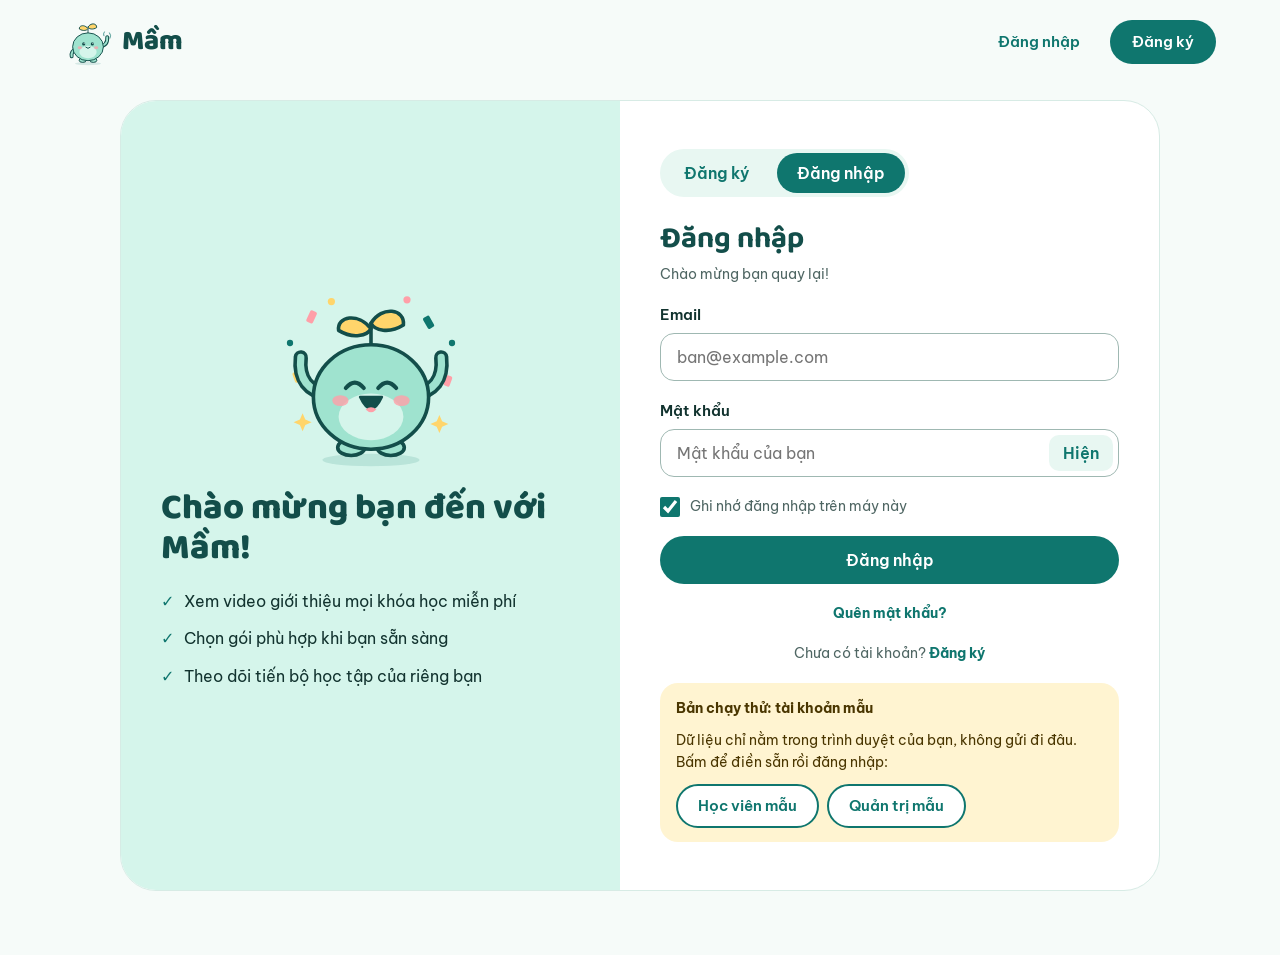
<file: ho-so.html>
<!doctype html>
<html lang="vi" data-require="login">
<head>
<meta charset="utf-8">
<meta name="viewport" content="width=device-width, initial-scale=1">
<title>Hồ sơ - Mầm</title>
<meta name="description" content="Cập nhật thông tin cá nhân và đổi mật khẩu.">
<meta name="robots" content="noindex">
<meta name="theme-color" content="#0F766E">
<link rel="icon" type="image/svg+xml" href="mam-wave.svg">
<link rel="preconnect" href="https://fonts.googleapis.com"><link rel="preconnect" href="https://fonts.gstatic.com" crossorigin><link href="https://fonts.googleapis.com/css2?family=Baloo+2:wght@600;700;800&family=Be+Vietnam+Pro:wght@400;500;600;700&display=swap" rel="stylesheet">
<link rel="stylesheet" href="style.css">
<script src="config.js"></script>
<script src="courses.js"></script>
<script src="auth.js"></script>
<script src="auth-ui.js" defer></script>
<script src="app.js" defer></script>
<script src="account.js" defer></script>
</head>
<body>
<a class="skip" href="#main">Bỏ qua, đến nội dung chính</a>
<header class="site-header">
  <div class="wrap">
    <a class="brand" href="index.html"><img src="mam-wave.svg" alt="Mầm, nhân vật cổ vũ" width="48" height="48"><span>Mầm</span></a>
    <nav class="main-nav" aria-label="Menu chính">
      <a href="index.html" aria-current="page">Giới thiệu</a>
      <a href="khoa-hoc.html" aria-current="page">Khóa học</a>
      <a href="goi-hoc.html" aria-current="page">Gói học</a>
      <a href="index.html#hoi-dap">Hỏi đáp</a>
    </nav>
    <div class="head-actions"></div>
  </div>
</header>
<main id="main" class="page-narrow">
  <div><h1 class="page-title" style="font-size:clamp(32px,5vw,48px)">Hồ sơ của tôi</h1><p class="lead" style="margin-top:6px">Vai trò: <strong id="pRole"></strong></p></div>

  <section class="sec-card" aria-labelledby="h-prof">
    <h2 id="h-prof">Thông tin cá nhân</h2>
    <form id="profForm">
      <div class="field"><label for="pEmail">Email (không đổi được)</label><input id="pEmail" type="email" readonly></div>
      <div class="field"><label for="pTen">Họ và tên</label><input id="pTen" type="text" autocomplete="name"></div>
      <div class="field"><label for="pSdt">Số điện thoại</label><input id="pSdt" type="tel" autocomplete="tel"></div>
      <p class="err" id="profMsg" role="alert" hidden></p>
      <button class="btn btn-primary btn-sm" type="submit">Lưu thay đổi</button>
    </form>
  </section>

  <section class="sec-card" aria-labelledby="h-pw">
    <h2 id="h-pw">Đổi mật khẩu</h2>
    <form id="pwForm">
      <div class="field"><label for="pwOld">Mật khẩu hiện tại</label><input id="pwOld" type="password" autocomplete="current-password"></div>
      <div class="field"><label for="pwNew">Mật khẩu mới (ít nhất 8 ký tự)</label><input id="pwNew" type="password" autocomplete="new-password"></div>
      <p class="err" id="pwMsg" role="alert" hidden></p>
      <button class="btn btn-primary btn-sm" type="submit">Đổi mật khẩu</button>
    </form>
    <div id="recBox" hidden style="display:flex;flex-direction:column;gap:10px">
      <p class="ok-box">Đã đổi mật khẩu. Mã khôi phục cũ không còn dùng được, hãy lưu mã mới:</p>
      <div class="code-box" id="recCode"></div>
      <div class="btn-row"><button type="button" class="btn btn-outline btn-sm" id="recCopy">Sao chép mã</button></div>
    </div>
  </section>
</main>
</body>
</html>
</file>
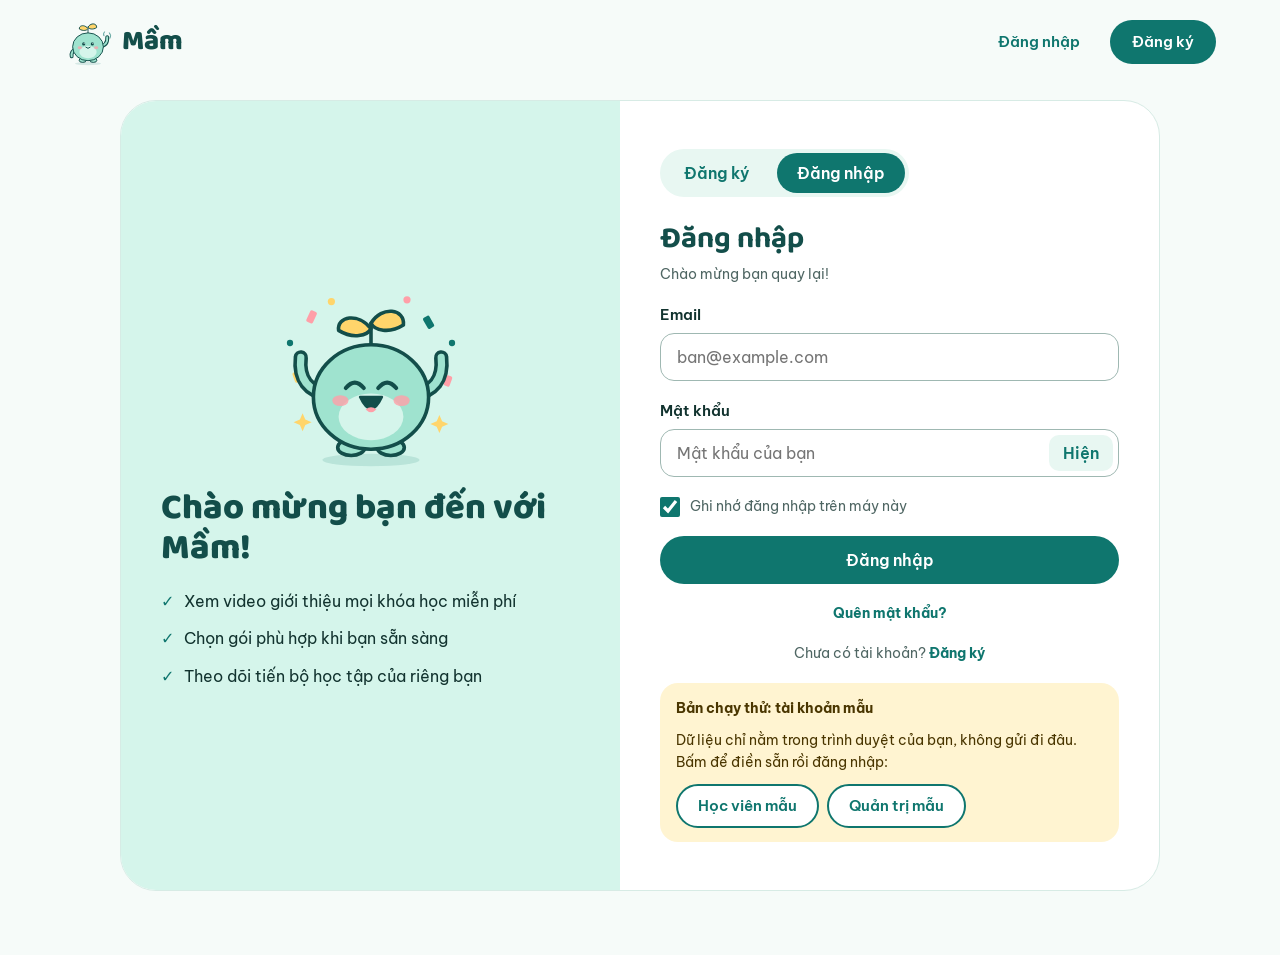
<file: hoc.html>
<!doctype html>
<html lang="vi" data-require="access" data-course="beginner">
<head>
<meta charset="utf-8">
<meta name="viewport" content="width=device-width, initial-scale=1">
<title>Trang học - Mầm</title>
<meta name="description" content="Trang học mẫu: video bài giảng, flashcard từ vựng, bài tập tự luyện và nộp bài.">
<meta name="robots" content="noindex">
<meta name="theme-color" content="#0F766E">
<meta property="og:title" content="Trang học - Mầm">
<meta property="og:description" content="Trang học mẫu: video bài giảng, flashcard từ vựng, bài tập tự luyện và nộp bài.">
<meta property="og:type" content="website">
<link rel="icon" type="image/svg+xml" href="mam-wave.svg">
<link rel="preconnect" href="https://fonts.googleapis.com"><link rel="preconnect" href="https://fonts.gstatic.com" crossorigin><link href="https://fonts.googleapis.com/css2?family=Baloo+2:wght@600;700;800&family=Be+Vietnam+Pro:wght@400;500;600;700&display=swap" rel="stylesheet">
<link rel="stylesheet" href="style.css">
<script src="config.js"></script>
<script src="courses.js"></script>
<script src="auth.js"></script>
<script src="auth-ui.js" defer></script>
<script src="app.js" defer></script>
</head>
<body>
<a class="skip" href="#main">Bỏ qua, đến nội dung chính</a>

<header class="bar"><div class="wrap">
  <div class="left"><a class="brand" href="index.html"><img src="mam-wave.svg" alt="Mầm" width="40" height="40"><span>Mầm</span></a>
  <a class="btn btn-ghost btn-sm" href="khoa-cua-toi.html">← Khóa của tôi</a></div>
  <div class="right"><span class="pill pill-solid" data-bind="plan">Cấp 2 · Có kèm bài</span><span class="pill pill-gold" data-bind="days">Còn [N] ngày</span><a class="btn btn-ghost btn-sm" href="tien-trinh.html">Tiến trình</a></div>
</div></header>
<main id="main" class="learn">
  <section class="learn-main">
    <div><span class="small muted" style="font-weight:500" data-bind="course">English Beginner</span><h1>Bài 3 · Số đếm và giờ giấc</h1></div>

    <div class="video">
      <button type="button" class="big-play" aria-label="Phát video bài giảng" data-demo-msg="Bản demo: khi dùng thật, video YouTube (không công khai) sẽ được nhúng ở đây và chỉ hiện cho học viên đủ quyền."><svg viewBox="0 0 24 24" aria-hidden="true"><path d="M8 5v14l11-7z"/></svg></button>
      <span class="wm" data-bind="email">hocvien@example.com</span><span class="wm2">Chỉ xem trong tài khoản của bạn</span>
    </div>

    <div class="tabs" role="tablist" aria-label="Nội dung bài học">
      <button type="button" class="tab" role="tab" data-tab="video">Video</button>
      <button type="button" class="tab" role="tab" data-tab="flash">Flashcard</button>
      <button type="button" class="tab" role="tab" data-tab="quiz">Bài tập</button>
      <button type="button" class="tab" role="tab" data-tab="submit">Nộp bài</button>
    </div>

    <div class="panel" data-panel="video">
      <h2>Trong bài này</h2>
      <p class="muted" style="margin-bottom:14px">Học cách đếm từ 1 đến 100, hỏi và nói giờ bằng tiếng Anh. Xem hết video rồi luyện flashcard và làm bài tập.</p>
      <div class="btn-row"><button type="button" class="btn btn-primary" data-demo-msg="Đã đánh dấu (demo): tiến độ sẽ được lưu khi có máy chủ.">Đánh dấu đã học</button><button type="button" class="btn btn-outline" data-demo-msg="Bài 4 chưa có trong bản demo.">Bài tiếp theo</button></div>
    </div>

    <div class="panel" data-panel="flash" hidden>
      <div class="flash-wrap">
        <span class="small muted" style="font-weight:500">Thẻ 3 / 10 · bấm vào thẻ để lật</span>
        <button type="button" class="flash" id="flash" aria-label="Lật thẻ từ vựng">
          <span class="front"><b>Nice to meet you</b><span class="muted">/naɪs tə miːt juː/</span></span>
          <span class="back"><b>Rất vui được gặp bạn</b><span>Hi, I'm Lan. Nice to meet you!</span><span class="muted small">Chào, mình là Lan. Rất vui được gặp bạn!</span></span>
        </button>
        <div class="btn-row" style="justify-content:center">
          <button type="button" class="btn btn-outline" style="border-color:#C2542E;color:#8A3517" data-demo-msg="Đã đưa vào danh sách cần ôn lại (demo).">Cần ôn lại</button>
          <button type="button" class="btn btn-primary" data-demo-msg="Đã đánh dấu đã thuộc (demo).">Đã thuộc</button>
        </div>
      </div>
    </div>

    <div class="panel" data-panel="quiz" hidden>
      <span class="small muted" style="font-weight:500">Câu 1 / 5</span>
      <h2 style="margin-top:6px">Bạn gặp thầy cô lúc 8 giờ sáng. Bạn nói gì?</h2>
      <div class="opts">
        <button type="button" class="opt" data-ok="1">Good morning!</button>
        <button type="button" class="opt" data-ok="0">Good night!</button>
        <button type="button" class="opt" data-ok="0">Goodbye!</button>
        <button type="button" class="opt" data-ok="0">See you tomorrow!</button>
      </div>
      <div class="feedback" id="feedback" hidden>
        <img id="fbImg" src="mam-celebrate.svg" alt="" width="64" height="64">
        <div><strong id="fbTitle" style="color:var(--deep)"></strong><br><span class="muted small">Good morning dùng để chào vào buổi sáng, trước khoảng 12 giờ trưa.</span></div>
      </div>
    </div>

    <div class="panel" data-panel="submit" data-min-level="2" hidden>
      <form data-demo="Bản demo: bài làm chưa được gửi đi. Khi có máy chủ, thầy cô sẽ nhận và chấm bài tại đây." style="display:flex;flex-direction:column;gap:16px">
        <h2 style="margin:0">Nộp bài tự làm</h2>
        <p class="muted">Viết một đoạn giới thiệu bản thân (5 đến 7 câu) kèm giờ bạn thức dậy mỗi ngày. Thầy cô sẽ chấm chữa và nhận xét ngay tại đây.</p>
        <div class="field"><label for="bai">Bài làm của bạn</label><textarea id="bai" rows="5" placeholder="Hi, my name is ..."></textarea></div>
        <div class="drop"><span class="small muted">Hoặc tải lên ảnh, PDF, file âm thanh</span><button type="button" class="btn btn-outline btn-sm" data-demo-msg="Bản demo: chưa tải tệp lên được.">Chọn tệp</button></div>
        <div class="btn-row" style="align-items:center"><button type="submit" class="btn btn-primary">Gửi bài</button><span class="small muted">Bài trước: Bài 2 · <a href="tien-trinh.html"><strong>Đã chấm, xem nhận xét</strong></a></span></div>
      </form>
    </div>

    <div class="ask" data-min-level="2"><span class="muted">Có thắc mắc về bài này? Gói Cấp 2 được hỏi thầy cô bằng văn bản.</span><button type="button" class="btn btn-outline btn-sm" data-demo-msg="Bản demo: khung đặt câu hỏi sẽ mở ở đây.">Đặt câu hỏi</button></div>
  </section>

  <aside class="learn-side">
    <div class="prog-card"><img src="mam-cheer.svg" alt="Mầm cổ vũ" width="88" height="88"><div style="flex:1;min-width:0"><strong>Giỏi lắm! Bạn đã học 2 bài rồi.</strong><div class="meter"><i style="width:20%"></i></div><span class="small" style="color:var(--deep)">2 / 10 bài hoàn thành</span></div></div>
    <nav class="lessons" aria-label="Danh sách bài học">
      <a class="done" href="hoc.html"><span class="dot" aria-hidden="true">✓</span>Bài 1 · Chào hỏi</a>
      <a class="done" href="hoc.html"><span class="dot" aria-hidden="true">✓</span>Bài 2 · Giới thiệu bản thân</a>
      <a class="now" href="hoc.html" aria-current="page"><span class="dot" aria-hidden="true">▶</span>Bài 3 · Số đếm và giờ giấc</a>
      <a href="hoc.html"><span class="dot" aria-hidden="true">·</span>Bài 4 · Gia đình và bạn bè</a>
      <a href="hoc.html"><span class="dot" aria-hidden="true">·</span>Bài 5 · Thói quen hằng ngày</a>
    </nav>
  </aside>
</main>
</body>
</html>
</file>
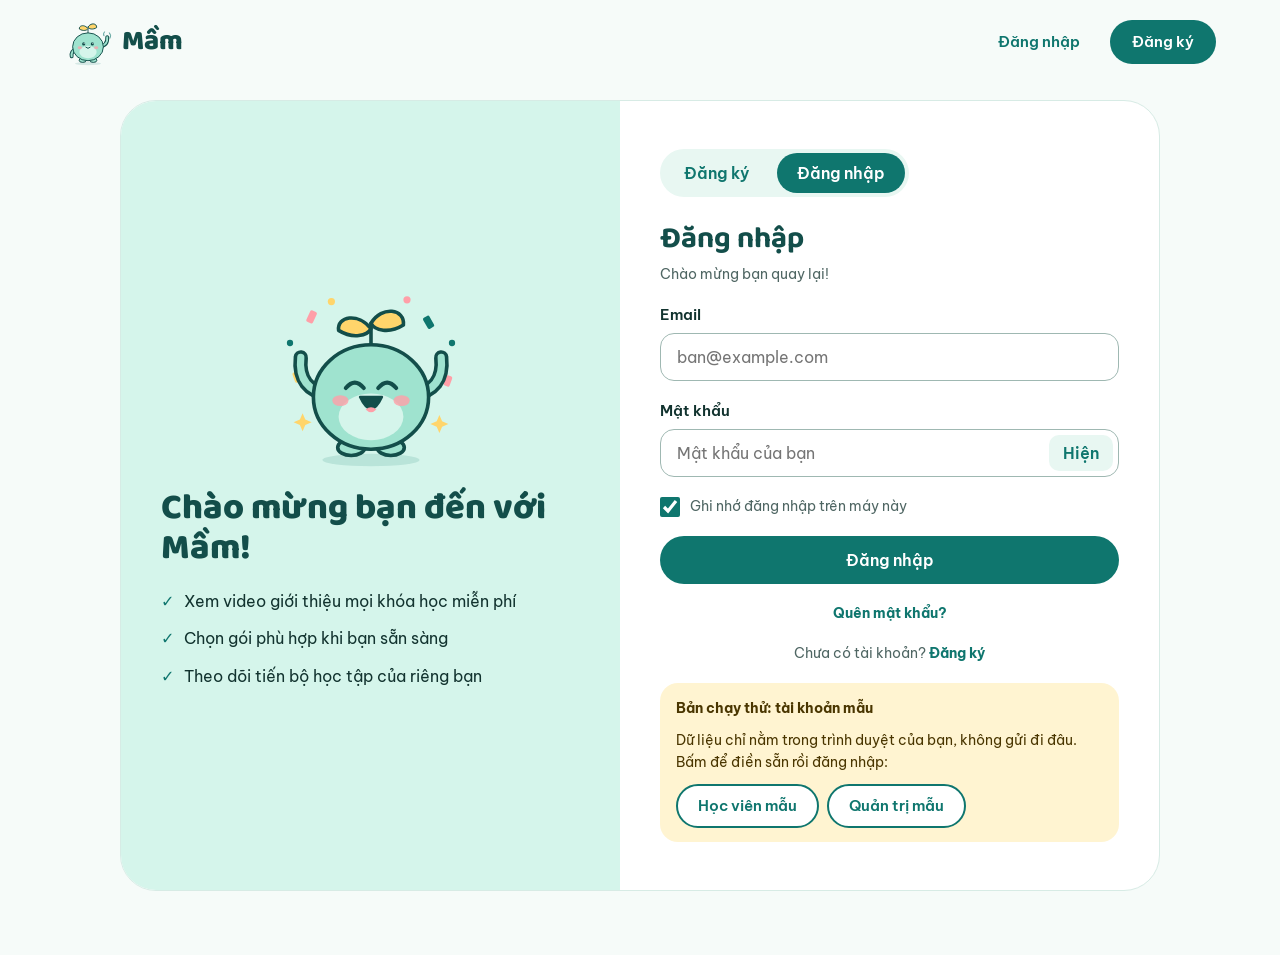
<file: khoa-cua-toi.html>
<!doctype html>
<html lang="vi" data-require="login">
<head>
<meta charset="utf-8">
<meta name="viewport" content="width=device-width, initial-scale=1">
<title>Khóa của tôi - Mầm</title>
<meta name="description" content="Các khóa học bạn đang có, đơn hàng và kích hoạt khóa học.">
<meta name="robots" content="noindex">
<meta name="theme-color" content="#0F766E">
<link rel="icon" type="image/svg+xml" href="mam-wave.svg">
<link rel="preconnect" href="https://fonts.googleapis.com"><link rel="preconnect" href="https://fonts.gstatic.com" crossorigin><link href="https://fonts.googleapis.com/css2?family=Baloo+2:wght@600;700;800&family=Be+Vietnam+Pro:wght@400;500;600;700&display=swap" rel="stylesheet">
<link rel="stylesheet" href="style.css">
<script src="config.js"></script>
<script src="courses.js"></script>
<script src="auth.js"></script>
<script src="auth-ui.js" defer></script>
<script src="app.js" defer></script>
<script src="account.js" defer></script>
</head>
<body>
<a class="skip" href="#main">Bỏ qua, đến nội dung chính</a>
<header class="site-header">
  <div class="wrap">
    <a class="brand" href="index.html"><img src="mam-wave.svg" alt="Mầm, nhân vật cổ vũ" width="48" height="48"><span>Mầm</span></a>
    <nav class="main-nav" aria-label="Menu chính">
      <a href="index.html" aria-current="page">Giới thiệu</a>
      <a href="khoa-hoc.html" aria-current="page">Khóa học</a>
      <a href="goi-hoc.html" aria-current="page">Gói học</a>
      <a href="index.html#hoi-dap">Hỏi đáp</a>
    </nav>
    <div class="head-actions"></div>
  </div>
</header>
<main id="main" class="page-narrow">
  <div><h1 class="page-title" style="font-size:clamp(32px,5vw,48px)">Khóa của tôi</h1><p class="lead" style="margin-top:6px">Mọi khóa học và đơn hàng của bạn ở một chỗ.</p></div>

  <section class="sec-card" id="newOrder" hidden style="background:var(--butter-l);border-color:#F3DA97">
    <h2>Đã tạo đơn <span id="newOrderNo"></span></h2>
    <p>Chuyển khoản đúng số tiền và nội dung ở bước trước, sau đó gửi <strong>mã đơn</strong> dưới đây cho thầy cô cùng ảnh biên lai (qua Zalo hoặc email). Thầy cô xác nhận xong sẽ gửi lại <strong>mã kích hoạt</strong> để bạn dán vào ô "Kích hoạt khóa học" bên dưới.</p>
    <label class="small" for="newOrderCode" style="font-weight:600">Mã đơn</label>
    <textarea class="codearea" id="newOrderCode" readonly></textarea>
    <div class="btn-row"><button type="button" class="btn btn-primary btn-sm" id="newOrderCopy">Sao chép mã đơn</button></div>
  </section>

  <section aria-labelledby="h-ent">
    <h2 id="h-ent" class="title" style="font-size:26px;margin-bottom:14px">Khóa đang học</h2>
    <div class="my-grid" id="entList"></div>
    <div class="sec-card" id="entEmpty" hidden style="align-items:center;text-align:center">
      <img src="mam-wave.svg" alt="" width="96" height="96">
      <p class="muted">Bạn chưa có khóa học nào. Chọn một khóa để bắt đầu nhé!</p>
      <a class="btn btn-primary" href="khoa-hoc.html">Xem các khóa học</a>
    </div>
  </section>

  <section class="sec-card" aria-labelledby="h-act">
    <h2 id="h-act">Kích hoạt khóa học</h2>
    <p class="muted small">Dán mã kích hoạt do thầy cô gửi. Mã chỉ dùng được với đúng tài khoản email của bạn.</p>
    <form id="actForm">
      <div class="field"><label for="actCode">Mã kích hoạt</label><input id="actCode" type="text" autocomplete="off" placeholder="MAMK...." style="height:48px"></div>
      <p class="err" id="actMsg" role="alert" hidden></p>
      <button class="btn btn-primary btn-sm" type="submit">Kích hoạt</button>
    </form>
  </section>

  <section class="sec-card" aria-labelledby="h-ord">
    <h2 id="h-ord">Đơn hàng của tôi</h2>
    <div class="scroll-x"><table class="tbl"><thead><tr><th scope="col">Mã đơn</th><th scope="col">Khóa · Gói</th><th scope="col">Nội dung CK</th><th scope="col">Số tiền</th><th scope="col">Trạng thái</th><th scope="col"><span class="sr-only">Thao tác</span></th></tr></thead><tbody id="orderList"></tbody></table></div>
    <p class="muted small" id="orderEmpty" hidden>Chưa có đơn hàng nào.</p>
  </section>
</main>
</body>
</html>
</file>
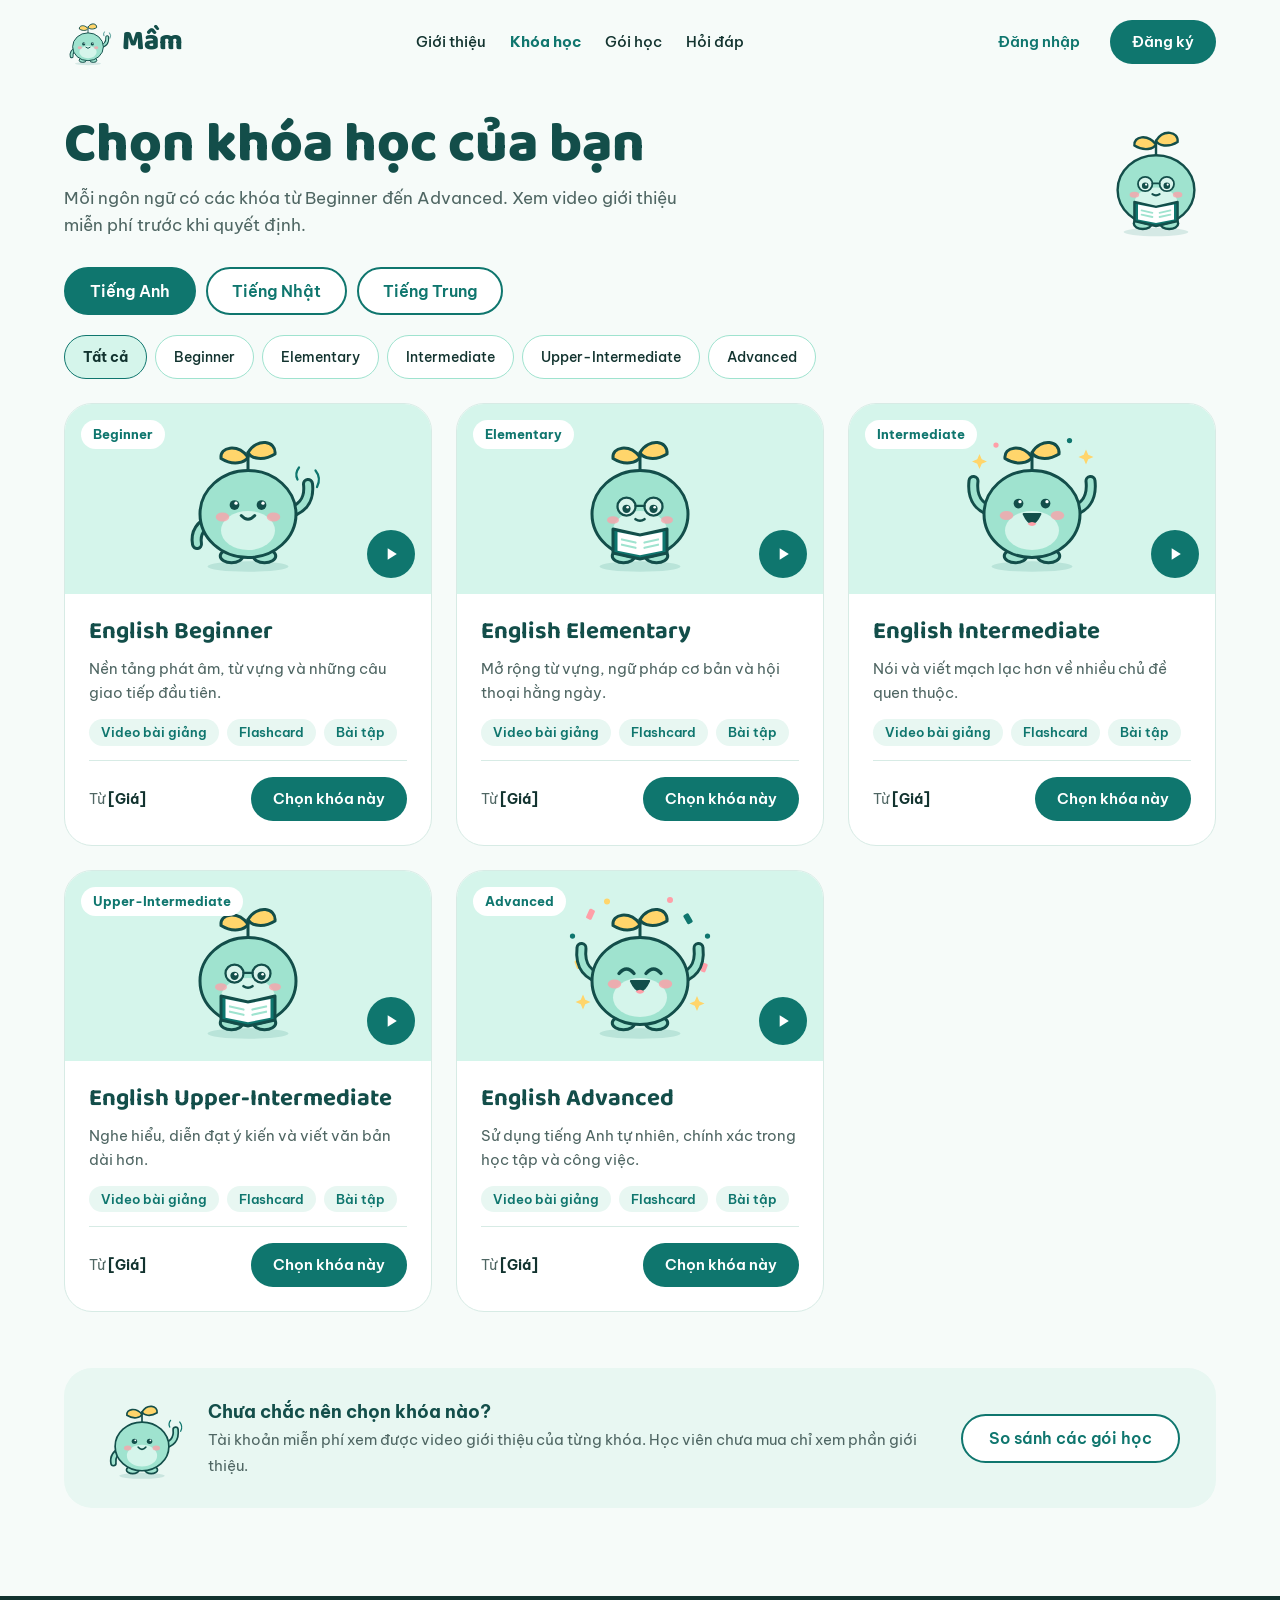
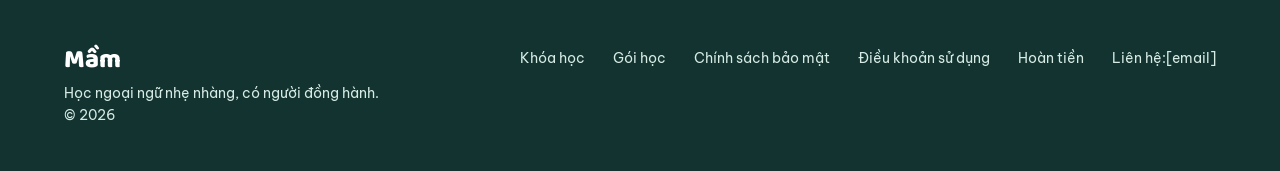
<file: khoa-hoc.html>
<!doctype html>
<html lang="vi">
<head>
<meta charset="utf-8">
<meta name="viewport" content="width=device-width, initial-scale=1">
<title>Khóa học - Mầm</title>
<meta name="description" content="Danh sách khóa học ngoại ngữ từ Beginner đến Advanced. Xem video giới thiệu miễn phí.">

<meta name="theme-color" content="#0F766E">
<meta property="og:title" content="Khóa học - Mầm">
<meta property="og:description" content="Danh sách khóa học ngoại ngữ từ Beginner đến Advanced. Xem video giới thiệu miễn phí.">
<meta property="og:type" content="website">
<link rel="icon" type="image/svg+xml" href="mam-wave.svg">
<link rel="preconnect" href="https://fonts.googleapis.com"><link rel="preconnect" href="https://fonts.gstatic.com" crossorigin><link href="https://fonts.googleapis.com/css2?family=Baloo+2:wght@600;700;800&family=Be+Vietnam+Pro:wght@400;500;600;700&display=swap" rel="stylesheet">
<link rel="stylesheet" href="style.css">
<script src="config.js"></script>
<script src="courses.js"></script>
<script src="auth.js"></script>
<script src="auth-ui.js" defer></script>
<script src="app.js" defer></script>
</head>
<body>
<a class="skip" href="#main">Bỏ qua, đến nội dung chính</a>
<header class="site-header">
  <div class="wrap">
    <a class="brand" href="index.html"><img src="mam-wave.svg" alt="Mầm, nhân vật cổ vũ" width="48" height="48"><span>Mầm</span></a>
    <nav class="main-nav" aria-label="Menu chính">
      <a href="index.html">Giới thiệu</a>
      <a href="khoa-hoc.html" aria-current="page">Khóa học</a>
      <a href="goi-hoc.html">Gói học</a>
      <a href="index.html#hoi-dap">Hỏi đáp</a>
    </nav>
    <div class="head-actions">
      <a class="btn btn-ghost btn-sm" href="dang-ky.html#dang-nhap">Đăng nhập</a>
      <a class="btn btn-primary btn-sm" href="dang-ky.html">Đăng ký</a>
    </div>
  </div>
</header>

<main id="main">
<section class="page-head">
  <div class="wrap">
    <div style="max-width:640px"><h1 class="page-title">Chọn khóa học của bạn</h1>
    <p class="lead" style="margin-top:10px">Mỗi ngôn ngữ có các khóa từ Beginner đến Advanced. Xem video giới thiệu miễn phí trước khi quyết định.</p></div>
    <img src="mam-study.svg" alt="Mầm đang đọc sách" width="120" height="120">
  </div>
</section>
<section class="wrap" style="padding-top:20px;padding-bottom:24px;display:flex;flex-direction:column;gap:20px">
  <div class="tabs" id="langTabs" role="tablist" aria-label="Chọn ngôn ngữ">
    <button type="button" class="tab" role="tab" data-lang="en" aria-selected="true">Tiếng Anh</button>
    <button type="button" class="tab" role="tab" data-lang="ja" aria-selected="false">Tiếng Nhật</button>
    <button type="button" class="tab" role="tab" data-lang="zh" aria-selected="false">Tiếng Trung</button>
  </div>
  <div class="chips" id="levelChips" aria-label="Lọc theo cấp độ"></div>
</section>
<section class="wrap" style="padding-bottom:56px">
  <div class="course-grid" id="courseGrid"></div>
  <div class="empty" id="courseEmpty" hidden>
    <img src="mam-cheer.svg" alt="Mầm cổ vũ" width="140" height="140">
    <h3>Khóa học này sắp có</h3>
    <p>Mầm đang chuẩn bị bài giảng. Đăng ký tài khoản để nhận thông báo khi khóa học mở.</p>
    <a class="btn btn-primary" href="dang-ky.html">Đăng ký tài khoản</a>
  </div>
</section>
<section class="wrap" style="padding-bottom:88px">
  <div class="note-band">
    <img src="mam-wave.svg" alt="Mầm vẫy tay" width="84" height="84">
    <div><strong>Chưa chắc nên chọn khóa nào?</strong><span>Tài khoản miễn phí xem được video giới thiệu của từng khóa. Học viên chưa mua chỉ xem phần giới thiệu.</span></div>
    <a class="btn btn-outline" href="goi-hoc.html">So sánh các gói học</a>
  </div>
</section>
</main>
<footer class="site-footer">
  <div class="wrap">
    <div>
      <span class="f-brand">Mầm</span>
      <p>Học ngoại ngữ nhẹ nhàng, có người đồng hành. © <span data-year>2026</span></p>
    </div>
    <div class="f-links">
      <a href="khoa-hoc.html">Khóa học</a>
      <a href="goi-hoc.html">Gói học</a>
      <a href="chinh-sach.html#bao-mat">Chính sách bảo mật</a>
      <a href="chinh-sach.html#dieu-khoan">Điều khoản sử dụng</a>
      <a href="chinh-sach.html#hoan-tien">Hoàn tiền</a>
      <a href="mailto:" data-cfg-mailto>Liên hệ: <span data-cfg="email">[email]</span></a>
    </div>
  </div>
</footer>
</body>
</html>
</file>
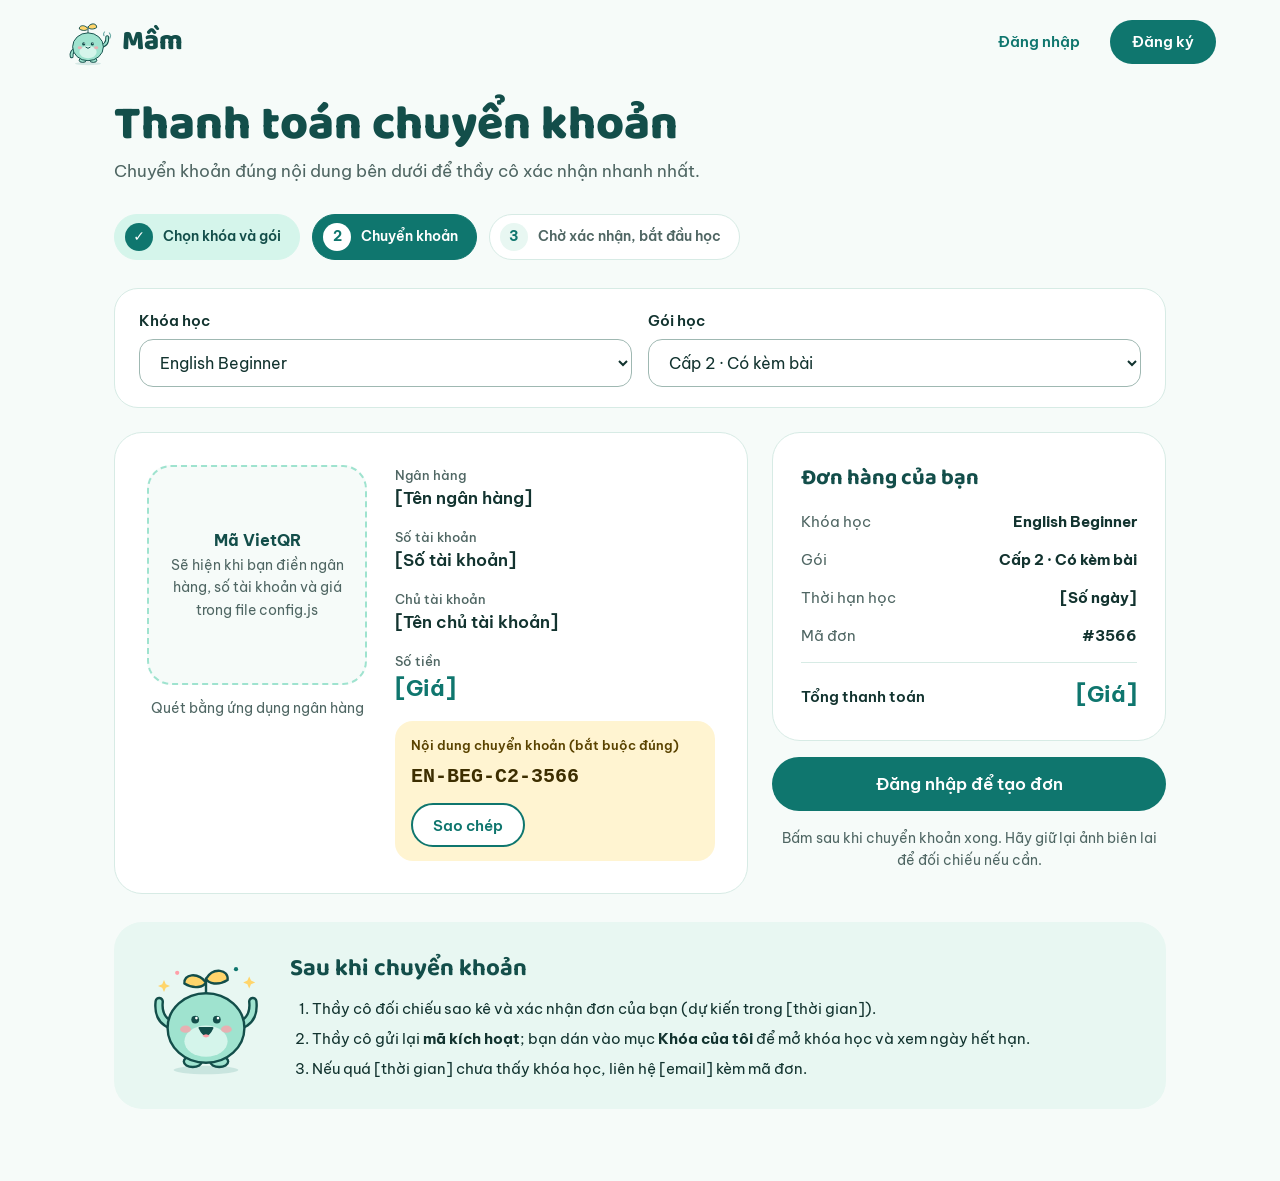
<file: mua-khoa.html>
<!doctype html>
<html lang="vi">
<head>
<meta charset="utf-8">
<meta name="viewport" content="width=device-width, initial-scale=1">
<title>Mua khóa và chuyển khoản - Mầm</title>
<meta name="description" content="Chọn khóa, gói học và thanh toán bằng chuyển khoản ngân hàng theo nội dung mẫu.">

<meta name="theme-color" content="#0F766E">
<meta property="og:title" content="Mua khóa và chuyển khoản - Mầm">
<meta property="og:description" content="Chọn khóa, gói học và thanh toán bằng chuyển khoản ngân hàng theo nội dung mẫu.">
<meta property="og:type" content="website">
<link rel="icon" type="image/svg+xml" href="mam-wave.svg">
<link rel="preconnect" href="https://fonts.googleapis.com"><link rel="preconnect" href="https://fonts.gstatic.com" crossorigin><link href="https://fonts.googleapis.com/css2?family=Baloo+2:wght@600;700;800&family=Be+Vietnam+Pro:wght@400;500;600;700&display=swap" rel="stylesheet">
<link rel="stylesheet" href="style.css">
<script src="config.js"></script>
<script src="courses.js"></script>
<script src="auth.js"></script>
<script src="auth-ui.js" defer></script>
<script src="app.js" defer></script>
</head>
<body>
<a class="skip" href="#main">Bỏ qua, đến nội dung chính</a>

<header class="site-header"><div class="wrap">
  <a class="brand" href="index.html"><img src="mam-wave.svg" alt="Mầm, nhân vật cổ vũ" width="48" height="48"><span>Mầm</span></a>
  <div class="head-actions"><a class="btn btn-ghost btn-sm" href="khoa-hoc.html">← Chọn lại khóa học</a></div>
</div></header>
<main id="main" class="wrap" style="max-width:1100px;padding-top:16px;padding-bottom:72px;display:flex;flex-direction:column;gap:28px">
  <div><h1 class="page-title" style="font-size:clamp(32px,5vw,48px)">Thanh toán chuyển khoản</h1>
  <p class="lead" style="margin-top:8px">Chuyển khoản đúng nội dung bên dưới để thầy cô xác nhận nhanh nhất.</p></div>

  <ol class="steps-pill" aria-label="Các bước mua khóa">
    <li class="done"><b aria-hidden="true">✓</b>Chọn khóa và gói</li>
    <li class="now"><b aria-hidden="true">2</b>Chuyển khoản</li>
    <li><b aria-hidden="true">3</b>Chờ xác nhận, bắt đầu học</li>
  </ol>

  <div id="checkout" style="display:flex;flex-direction:column;gap:24px">
    <div class="picker">
      <div class="field"><label for="selCourse">Khóa học</label><select id="selCourse"></select></div>
      <div class="field"><label for="selPlan">Gói học</label>
        <select id="selPlan">
          <option value="1">Cấp 1 · Tự học</option>
          <option value="2">Cấp 2 · Có kèm bài</option>
          <option value="3">Cấp 3 · Kèm trực tiếp</option>
          <option value="pro">Gói Pro · Học mọi khóa (theo tháng)</option>
        </select></div>
    </div>

    <div class="co">
      <section class="co-main" aria-label="Thông tin chuyển khoản">
        <div class="qr"><div class="qr-box" id="qrBox"><strong>Mã VietQR</strong><span>Sẽ hiện khi bạn điền ngân hàng, số tài khoản và giá trong file config.js</span></div><span class="small muted" style="text-align:center">Quét bằng ứng dụng ngân hàng</span></div>
        <dl class="bank">
          <div><dt>Ngân hàng</dt><dd data-cfg="bank.name">[Tên ngân hàng]</dd></div>
          <div><dt>Số tài khoản</dt><dd data-cfg="bank.number">[Số tài khoản]</dd></div>
          <div><dt>Chủ tài khoản</dt><dd data-cfg="bank.owner">[Tên chủ tài khoản]</dd></div>
          <div><dt>Số tiền</dt><dd class="amount" id="bankAmount">[Giá]</dd></div>
          <div class="memo"><dt>Nội dung chuyển khoản (bắt buộc đúng)</dt>
            <dd class="memo-row"><code id="memo">EN-BEG-C2-0123</code><button type="button" class="btn btn-outline btn-sm" data-copy="memo">Sao chép</button></dd></div>
        </dl>
      </section>
      <aside class="co-side">
        <div class="summary">
          <h2>Đơn hàng của bạn</h2>
          <div class="row"><span>Khóa học</span><strong id="sumCourse">English Beginner</strong></div>
          <div class="row"><span>Gói</span><strong id="sumPlan">Cấp 2 · Có kèm bài</strong></div>
          <div class="row"><span>Thời hạn học</span><strong id="sumDur">[Số ngày]</strong></div>
          <div class="row"><span>Mã đơn</span><strong id="sumOrder">#0123</strong></div>
          <div class="row total"><span style="font-weight:600;color:var(--ink)">Tổng thanh toán</span><strong id="sumTotal">[Giá]</strong></div>
        </div>
        <button type="button" class="btn btn-primary btn-block" id="btnPaid" style="min-height:54px;font-size:17px">Tôi đã chuyển khoản</button>
        <p class="small muted" style="text-align:center">Bấm sau khi chuyển khoản xong. Hãy giữ lại ảnh biên lai để đối chiếu nếu cần.</p>
      </aside>
    </div>
  </div>

  <section class="after">
    <img src="mam-cheer.svg" alt="Mầm cổ vũ" width="120" height="120">
    <div>
      <h2>Sau khi chuyển khoản</h2>
      <ol>
        <li>Thầy cô đối chiếu sao kê và xác nhận đơn của bạn (dự kiến trong [thời gian]).</li>
        <li>Thầy cô gửi lại <strong>mã kích hoạt</strong>; bạn dán vào mục <strong>Khóa của tôi</strong> để mở khóa học và xem ngày hết hạn.</li>
        <li>Nếu quá [thời gian] chưa thấy khóa học, liên hệ <span data-cfg="email">[email]</span> kèm mã đơn.</li>
      </ol>
    </div>
  </section>
</main>
</body>
</html>
</file>
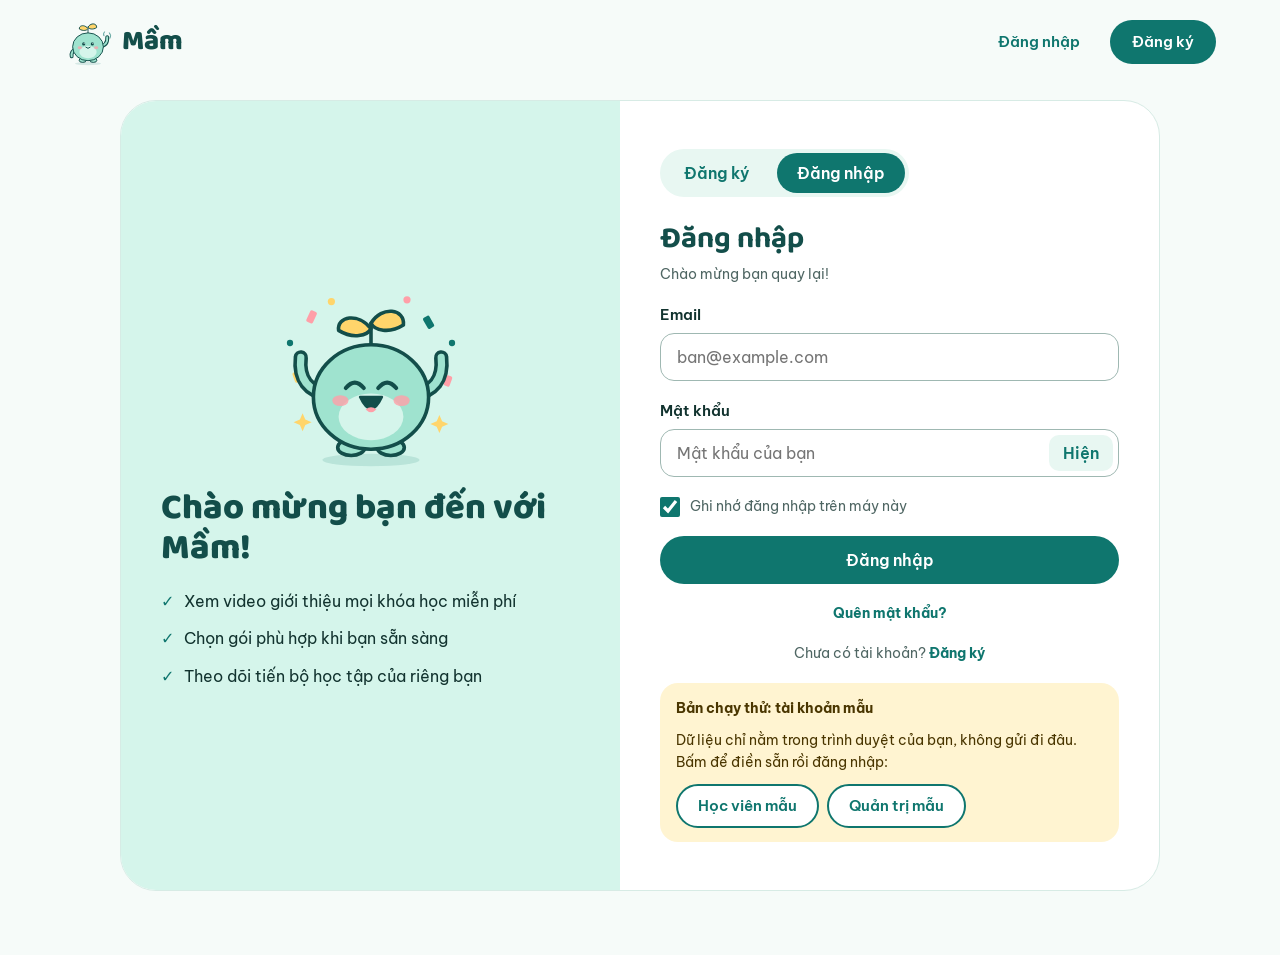
<file: quan-tri.html>
<!doctype html>
<html lang="vi" data-require="admin">
<head>
<meta charset="utf-8">
<meta name="viewport" content="width=device-width, initial-scale=1">
<title>Khu quản trị - Mầm</title>
<meta name="description" content="Quản lý đơn hàng, học viên và quyền học.">
<meta name="robots" content="noindex">
<meta name="theme-color" content="#0F766E">
<link rel="icon" type="image/svg+xml" href="mam-wave.svg">
<link rel="preconnect" href="https://fonts.googleapis.com"><link rel="preconnect" href="https://fonts.gstatic.com" crossorigin><link href="https://fonts.googleapis.com/css2?family=Baloo+2:wght@600;700;800&family=Be+Vietnam+Pro:wght@400;500;600;700&display=swap" rel="stylesheet">
<link rel="stylesheet" href="style.css">
<script src="config.js"></script>
<script src="courses.js"></script>
<script src="auth.js"></script>
<script src="auth-ui.js" defer></script>
<script src="app.js" defer></script>
<script src="admin.js" defer></script>
</head>
<body>
<a class="skip" href="#main">Bỏ qua, đến nội dung chính</a>
<div class="admin">
<aside class="admin-side">
  <a class="brand" href="index.html"><img src="mam-wave.svg" alt="Mầm" width="44" height="44"><span>Mầm<small>Khu quản trị</small></span></a>
  <div><span class="side-label">ĐANG QUẢN LÝ NGÔN NGỮ</span>
    <div class="lang-pills"><span class="on">Tiếng Anh</span><span>Tiếng Nhật</span><span>Tiếng Trung</span></div></div>
  <nav class="admin-nav" aria-label="Menu quản trị">
    <a href="#tong-quan"><span>Tổng quan</span></a><a href="#don-hang"><span>Đơn hàng</span><span class="badge" id="navPending" hidden>0</span></a><a href="#cap-quyen"><span>Cấp quyền học</span></a><a href="#hoc-vien"><span>Học viên</span></a><a href="#quyen-hoc"><span>Quyền học</span></a><a href="khoa-cua-toi.html"><span>← Khu học viên</span></a>
  </nav>
</aside>
<main id="main" class="admin-main">
  <div class="demo-banner">Bản chạy thử không dùng máy chủ: dữ liệu (tài khoản, đơn hàng) chỉ nằm trong trình duyệt này và không đồng bộ giữa các máy. Xem README để biết cách chuyển sang bản có cơ sở dữ liệu thật.</div>
  <div class="top-row"><div><h1 id="tong-quan">Tổng quan · Tiếng Anh</h1></div></div>
  <div class="stats">
    <div class="stat" style="background:var(--mint-xl)"><small>Tài khoản</small><b id="stUsers">0</b><span>Trên trình duyệt này</span></div>
    <div class="stat" style="background:var(--butter-l)"><small>Đơn chờ xác nhận</small><b id="stPending">0</b><span>Cần đối chiếu sao kê</span></div>
    <div class="stat" style="background:var(--mint-xl)"><small>Học viên đang có quyền</small><b id="stLearn">0</b><span>Còn hạn</span></div>
    <div class="stat" style="background:var(--blush)"><small>Gói Pro đang hoạt động</small><b id="stPro">0</b><span>Gia hạn theo tháng</span></div>
  </div>

  <section class="panel-w" id="result" hidden style="background:var(--butter-l);border-color:#F3DA97">
    <div class="head"><h2 id="resultTitle"></h2><button type="button" class="btn btn-ghost btn-sm" id="resultClose">Đóng</button></div>
    <div id="resultCodeRow"><textarea class="codearea" id="resultCode" readonly aria-label="Mã"></textarea><div class="btn-row" style="margin-top:8px"><button type="button" class="btn btn-primary btn-sm" id="resultCopy">Sao chép</button></div></div>
    <p class="small" id="resultExtra"></p>
  </section>

  <section class="panel-w" aria-labelledby="don-hang">
    <div class="head"><h2 id="don-hang">Đơn chờ xác nhận thanh toán</h2></div>
    <div class="scroll-x"><table class="tbl"><thead><tr><th scope="col">Mã đơn</th><th scope="col">Học viên</th><th scope="col">Khóa · Gói</th><th scope="col">Nội dung CK</th><th scope="col">Số tiền</th><th scope="col">Thao tác</th></tr></thead><tbody id="pendBody"></tbody></table></div>
    <p class="muted small" id="pendEmpty">Không có đơn nào đang chờ.</p>
    <form id="importForm" class="inline-form" style="display:flex;gap:12px;margin-top:6px">
      <div class="field"><label for="importCode">Nhập đơn từ học viên dùng máy khác (dán mã đơn)</label><input id="importCode" type="text" autocomplete="off" placeholder="MAMD...."></div>
      <button class="btn btn-outline btn-sm" type="submit">Nhập đơn</button>
    </form>
  </section>

  <section class="panel-w" aria-labelledby="cap-quyen">
    <h2 id="cap-quyen">Cấp quyền học thủ công</h2>
    <form id="grantForm" class="inline-form" style="display:flex;gap:12px">
      <div class="field"><label for="gEmail">Email học viên</label><input id="gEmail" type="email" autocomplete="off" placeholder="hocvien@example.com"></div>
      <div class="field"><label for="gCourse">Khóa học</label><select id="gCourse"></select></div>
      <div class="field"><label for="gPlan">Gói</label><select id="gPlan"><option value="1">Cấp 1 · Tự học</option><option value="2" selected>Cấp 2 · Có kèm bài</option><option value="3">Cấp 3 · Kèm trực tiếp</option><option value="pro">Gói Pro · Mọi khóa</option></select></div>
      <div class="field" style="flex:0 1 120px"><label for="gDays">Số ngày</label><input id="gDays" type="number" min="1" placeholder="mặc định"></div>
      <button class="btn btn-primary btn-sm" type="submit">Cấp quyền</button>
    </form>
  </section>

  <section class="panel-w" aria-labelledby="hoc-vien">
    <h2 id="hoc-vien">Tài khoản</h2>
    <div class="scroll-x"><table class="tbl"><thead><tr><th scope="col">Họ tên</th><th scope="col">Email</th><th scope="col">Điện thoại</th><th scope="col">Vai trò</th><th scope="col">Thao tác</th></tr></thead><tbody id="userBody"></tbody></table></div>
  </section>

  <section class="panel-w" aria-labelledby="quyen-hoc">
    <h2 id="quyen-hoc">Quyền học</h2>
    <div class="scroll-x"><table class="tbl"><thead><tr><th scope="col">Học viên</th><th scope="col">Khóa</th><th scope="col">Gói</th><th scope="col">Hạn</th><th scope="col">Thao tác</th></tr></thead><tbody id="entBody"></tbody></table></div>
    <p class="muted small" id="entEmpty">Chưa có quyền học nào.</p>
  </section>

  <section class="panel-w" aria-labelledby="lich-su">
    <h2 id="lich-su">Lịch sử đơn</h2>
    <div class="scroll-x"><table class="tbl"><thead><tr><th scope="col">Mã đơn</th><th scope="col">Email</th><th scope="col">Nội dung CK</th><th scope="col">Trạng thái</th></tr></thead><tbody id="doneBody"></tbody></table></div>
    <p class="muted small" id="doneEmpty">Chưa có đơn nào hoàn tất.</p>
  </section>
  <div class="mini-mascot"><img src="mam-study.svg" alt="Mầm" width="56" height="56"><span>Chấm bài và lịch hẹn sẽ được thêm khi có cơ sở dữ liệu thật.</span></div>
</main>
</div>
</body>
</html>
</file>
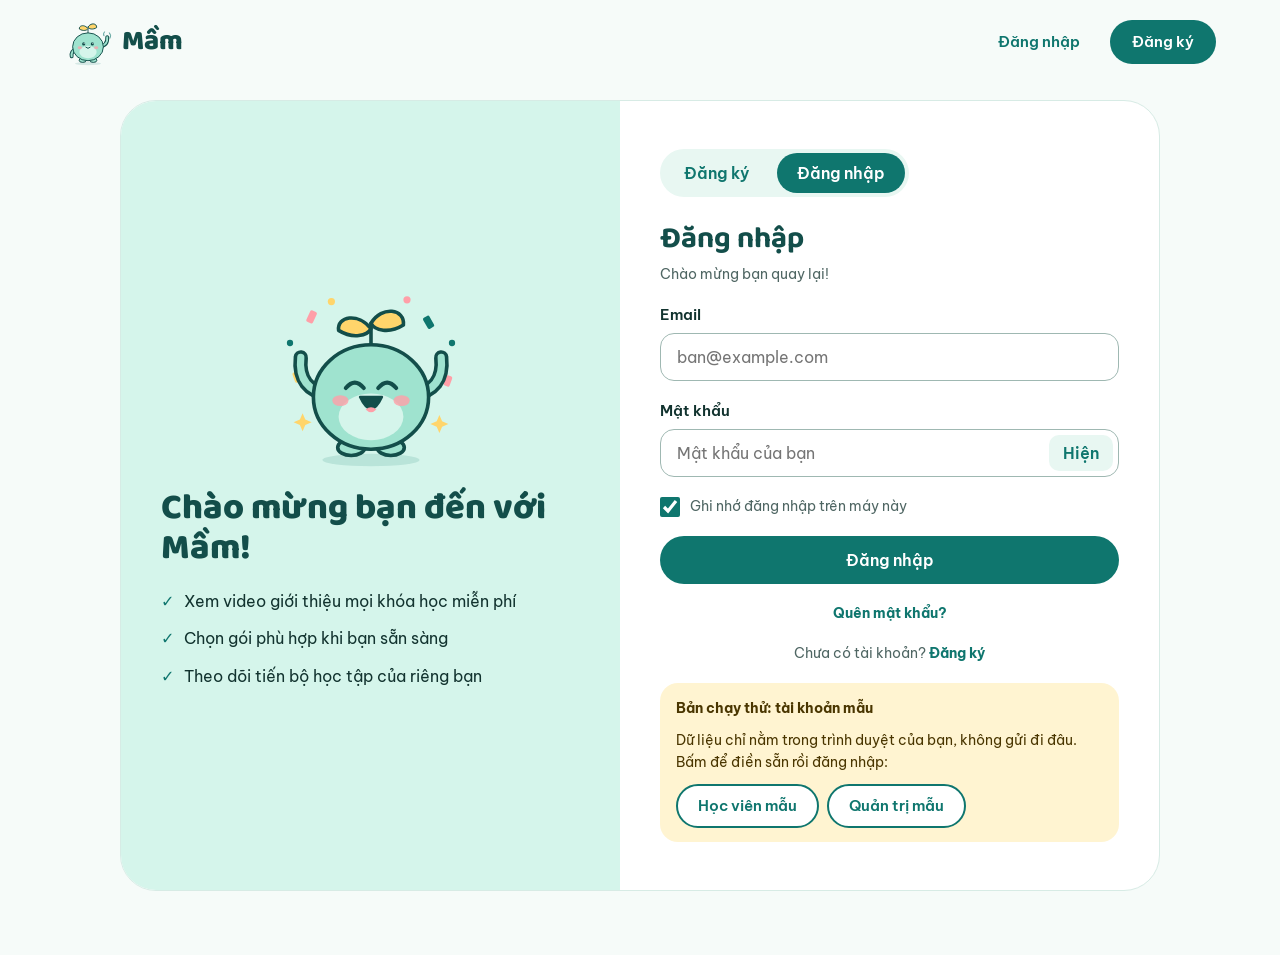
<file: tien-trinh.html>
<!doctype html>
<html lang="vi" data-require="login">
<head>
<meta charset="utf-8">
<meta name="viewport" content="width=device-width, initial-scale=1">
<title>Đánh giá tiến trình - Mầm</title>
<meta name="description" content="Trang tiến trình mẫu: phần đã học tốt, cần luyện thêm, lỗi hay gặp và nhận xét của thầy cô.">
<meta name="robots" content="noindex">
<meta name="theme-color" content="#0F766E">
<meta property="og:title" content="Đánh giá tiến trình - Mầm">
<meta property="og:description" content="Trang tiến trình mẫu: phần đã học tốt, cần luyện thêm, lỗi hay gặp và nhận xét của thầy cô.">
<meta property="og:type" content="website">
<link rel="icon" type="image/svg+xml" href="mam-wave.svg">
<link rel="preconnect" href="https://fonts.googleapis.com"><link rel="preconnect" href="https://fonts.gstatic.com" crossorigin><link href="https://fonts.googleapis.com/css2?family=Baloo+2:wght@600;700;800&family=Be+Vietnam+Pro:wght@400;500;600;700&display=swap" rel="stylesheet">
<link rel="stylesheet" href="style.css">
<script src="config.js"></script>
<script src="courses.js"></script>
<script src="auth.js"></script>
<script src="auth-ui.js" defer></script>
<script src="app.js" defer></script>
</head>
<body>
<a class="skip" href="#main">Bỏ qua, đến nội dung chính</a>

<header class="bar"><div class="wrap">
  <div class="left"><a class="brand" href="index.html"><img src="mam-wave.svg" alt="Mầm" width="40" height="40"><span>Mầm</span></a>
  <a class="btn btn-ghost btn-sm" href="hoc.html">← Về trang học</a></div>
  <div class="right"><span class="pill pill-gold">Dữ liệu minh họa</span></div>
</div></header>
<main id="main" class="wrap" style="padding-top:32px;padding-bottom:72px;display:flex;flex-direction:column;gap:28px">
  <div class="hero-band">
    <img src="mam-cheer.svg" alt="Mầm cổ vũ" width="128" height="128">
    <div><span class="small" style="font-weight:600;color:var(--primary)">English Beginner</span>
    <h1>Bạn đang tiến bộ đều đặn!</h1>
    <p style="color:var(--deep);margin-top:6px">Phát âm và chào hỏi của bạn khá chắc. Tuần này hãy luyện thêm số đếm và cách nói giờ nhé.</p></div>
  </div>
  <p class="small muted">Số liệu trên trang này chỉ để minh họa giao diện.</p>

  <div class="kpis">
    <div class="kpi"><small>Tiến độ khóa học</small><b>2 / 10 bài</b><div class="meter"><i style="width:20%"></i></div></div>
    <div class="kpi"><small>Điểm trung bình bài tập</small><b>8.3 / 10</b><span class="small muted">Tăng nhẹ so với tuần trước</span></div>
    <div class="kpi"><small>Bài nộp đã được chấm</small><b>2 / 3</b><span class="small muted">1 bài đang chờ thầy cô chấm</span></div>
  </div>

  <div class="trio">
    <section class="box good"><h2>Phần đã học tốt</h2><ul><li>Chào hỏi và giới thiệu bản thân</li><li>Phát âm các nguyên âm cơ bản</li><li>Từ vựng về gia đình</li></ul></section>
    <section class="box more"><h2>Cần luyện thêm</h2><ul><li>Số đếm trên 20</li><li>Cách nói giờ (o’clock, half past)</li><li>Phát âm âm cuối /s/ và /z/</li></ul></section>
    <section class="box err"><h2>Lỗi hay gặp</h2><ul><li><span>Quên thêm "s" với động từ ngôi thứ ba</span><span class="count">3 lần</span></li><li><span>Nhầm "a" và "an"</span><span class="count">2 lần</span></li><li><span>Thiếu mạo từ trước danh từ đếm được</span><span class="count">1 lần</span></li></ul></section>
  </div>

  <div class="duo">
    <section class="card" style="display:flex;flex-direction:column;gap:18px">
      <h2 style="font-size:18px;margin:0">Điểm các bài đã làm</h2>
      <div>
        <div class="chart" role="img" aria-label="Biểu đồ cột điểm: Bài 1 được 7.5, Bài 2 được 8.5, Bài 3 được 9.0">
          <div class="col"><strong class="small">7.5</strong><i style="height:105px"></i></div>
          <div class="col"><strong class="small">8.5</strong><i style="height:119px"></i></div>
          <div class="col"><strong class="small">9.0</strong><i style="height:126px"></i></div>
        </div>
        <div class="chart-labels"><span>Bài 1</span><span>Bài 2</span><span>Bài 3</span></div>
      </div>
    </section>
    <section class="card" style="display:flex;flex-direction:column;gap:14px">
      <div style="display:flex;flex-wrap:wrap;justify-content:space-between;align-items:center;gap:8px"><h2 style="font-size:18px;margin:0">Nhận xét mới nhất của thầy cô</h2><span class="pill pill-solid">Bài 2 · 8.5 điểm</span></div>
      <p class="quote">Phần giới thiệu bản thân rõ ràng, câu ngắn gọn và dễ hiểu. Em chú ý thêm "s" với động từ ngôi thứ ba (she likes, he works) và dùng "an" trước nguyên âm nhé. Cố lên!</p>
      <div style="display:flex;flex-wrap:wrap;gap:8px"><span class="pill">Điểm tốt: câu ngắn, rõ</span><span class="pill pill-gold">Cần luyện: ngôi thứ ba</span><span class="pill pill-rose">Lỗi hay gặp: a / an</span></div>
    </section>
  </div>
</main>
</body>
</html>
</file>
<file: style.css>
/* Mầm - giao diện tĩnh cho GitHub Pages */
:root{
  --ink:#12332F;--deep:#134E4A;--primary:#0F766E;--mint:#9FE3CF;--mint-l:#D5F5EB;--mint-xl:#E8F7F2;
  --butter:#FFD56B;--butter-l:#FFF4D1;--blush:#FFE3E0;--bg:#F6FBF9;--muted:#4F6663;--line:#D7EBE5;
  --display:'Baloo 2',system-ui,sans-serif;--body:'Be Vietnam Pro',system-ui,-apple-system,'Segoe UI',sans-serif;
}
*{box-sizing:border-box}
html{scroll-behavior:smooth}
@media (prefers-reduced-motion:reduce){html{scroll-behavior:auto}*{animation:none!important;transition:none!important}}
body{margin:0;background:var(--bg);color:var(--ink);font-family:var(--body);line-height:1.6;font-size:16px;-webkit-text-size-adjust:100%}
img{max-width:100%;height:auto}
a{color:var(--primary);text-decoration:none}
a:hover{color:var(--deep)}
h1,h2,h3,p,ul,ol,dl,dd{margin:0}
ul,ol{padding:0;list-style:none}
button,input,textarea,select{font-family:inherit;font-size:inherit}
:focus-visible{outline:3px solid var(--butter);outline-offset:2px}
.skip{position:absolute;left:-999px;top:8px;background:var(--primary);color:#fff;padding:10px 16px;border-radius:999px;z-index:50}
.skip:focus{left:8px}
.wrap{max-width:1200px;margin:0 auto;padding:0 24px}
.display{font-family:var(--display)}

/* Header */
.site-header .wrap{display:flex;flex-wrap:wrap;align-items:center;justify-content:space-between;gap:12px 16px;padding-top:18px;padding-bottom:18px}
.brand{display:flex;align-items:center;gap:10px;color:var(--ink)}
.brand img{width:48px;height:48px}
.brand span{font-family:var(--display);font-weight:800;font-size:28px;line-height:1;color:var(--deep)}
.main-nav{display:flex;flex-wrap:wrap;gap:4px 24px;font-weight:500;font-size:15px}
.main-nav a{color:var(--ink);min-height:44px;display:inline-flex;align-items:center}
.main-nav a[aria-current="page"]{color:var(--primary);font-weight:700}
.head-actions{display:flex;align-items:center;gap:8px}

/* Buttons */
.btn{display:inline-flex;align-items:center;justify-content:center;gap:8px;min-height:48px;padding:10px 26px;border-radius:999px;font-weight:600;font-size:16px;border:2px solid transparent;cursor:pointer;text-align:center;transition:background .15s,transform .15s}
.btn:hover{transform:translateY(-1px)}
.btn-primary{background:var(--primary);color:#fff}
.btn-primary:hover{background:var(--deep);color:#fff}
.btn-outline{background:#fff;color:var(--primary);border-color:var(--primary)}
.btn-outline:hover{background:var(--mint-xl);color:var(--deep)}
.btn-gold{background:var(--butter);color:#3D2E00;font-weight:700}
.btn-gold:hover{background:#F5C84F;color:#3D2E00}
.btn-ghost{background:transparent;color:var(--primary)}
.btn-sm{min-height:44px;padding:8px 20px;font-size:15px}
.btn-block{width:100%}

/* Typography helpers */
.eyebrow{display:block;color:var(--primary);font-weight:700;font-size:14px;letter-spacing:.08em;margin-bottom:10px}
.title{font-family:var(--display);font-weight:700;font-size:clamp(30px,4vw,44px);line-height:1.1;color:var(--deep)}
.page-title{font-family:var(--display);font-weight:800;font-size:clamp(34px,5vw,56px);line-height:1.05;color:var(--deep)}
.lead{color:var(--muted);font-size:17px}
.muted{color:var(--muted)}
.small{font-size:14px}
.pill{display:inline-block;background:var(--mint-xl);color:var(--primary);font-weight:600;font-size:13px;padding:3px 12px;border-radius:999px}
.pill-gold{background:var(--butter-l);color:#4A3600}
.pill-rose{background:var(--blush);color:#6B2410}
.pill-solid{background:var(--mint-l);color:var(--primary);font-weight:700}

/* Sections */
.sec{padding:88px 0}
.sec-tight{padding:56px 0}
.sec-white{background:#fff}
.sec-tint{background:var(--mint-xl)}
.sec-head{max-width:680px;margin-bottom:40px}
.sec-head-row{display:flex;flex-wrap:wrap;align-items:flex-end;justify-content:space-between;gap:16px;margin-bottom:40px}
.sec-head-row .sec-head{margin-bottom:0}

/* Hero */
.hero{padding:40px 0 88px}
.hero .wrap{display:flex;flex-wrap:wrap;align-items:center;gap:48px}
.hero-text{flex:1 1 460px;min-width:0;display:flex;flex-direction:column;align-items:flex-start;gap:24px}
.hero h1{font-family:var(--display);font-weight:800;font-size:clamp(40px,6vw,68px);line-height:1.05;color:var(--deep)}
.hero-sub{font-size:18px;color:var(--muted);max-width:520px}
.btn-row{display:flex;flex-wrap:wrap;gap:12px}
.tag-row{display:flex;flex-wrap:wrap;gap:8px 20px;font-size:14px;color:var(--muted);font-weight:500}
.hero-art-box{flex:1 1 380px;min-width:0;display:flex;justify-content:center}
.hero-art{position:relative;width:min(440px,100%);aspect-ratio:1/1}
.hero-art .disc{position:absolute;inset:6%;border-radius:50%;background:var(--mint-l)}
.hero-art .ring{position:absolute;inset:0;border-radius:50%;border:2px dashed var(--mint)}
.hero-art .mascot{position:absolute;left:12%;top:14%;width:76%;height:76%;animation:bob 4s ease-in-out infinite}
.bubble{position:absolute;left:0;top:4%;background:#fff;border-radius:20px 20px 20px 4px;padding:12px 16px;box-shadow:0 8px 24px rgba(19,78,74,.12);font-weight:600;font-size:15px;color:var(--deep);max-width:200px}
.sticker{position:absolute;right:0;bottom:8%;background:#FFE9A8;border-radius:16px;padding:10px 16px;box-shadow:0 8px 24px rgba(19,78,74,.12);font-weight:600;font-size:14px;color:#5A4300}
@keyframes bob{0%,100%{transform:translateY(0)}50%{transform:translateY(-8px)}}

/* Cards and grids */
.grid{display:grid;gap:24px;grid-template-columns:repeat(auto-fit,minmax(240px,1fr))}
.grid-3{grid-template-columns:repeat(auto-fit,minmax(280px,1fr))}
.card{background:#fff;border:1px solid var(--line);border-radius:24px;padding:28px}
.card-tint{background:var(--bg)}
.card h3{font-size:19px;font-weight:700;margin:14px 0 6px}
.card p{color:var(--muted);font-size:15px}
.icon-chip{width:52px;height:52px;border-radius:16px;display:flex;align-items:center;justify-content:center;background:var(--mint-xl)}
.icon-chip svg{width:26px;height:26px;stroke:var(--primary);fill:none;stroke-width:2;stroke-linecap:round;stroke-linejoin:round}
.icon-chip.gold{background:#FFF1C9}.icon-chip.rose{background:var(--blush)}
.lang-card{display:flex;align-items:center;gap:20px;background:#fff;border:1px solid var(--line);border-radius:28px;padding:26px;color:var(--ink)}
.lang-card:hover{border-color:var(--mint);color:var(--ink)}
.lang-glyph{flex:none;width:72px;height:72px;border-radius:50%;background:var(--mint-l);display:flex;align-items:center;justify-content:center;font-family:var(--display);font-weight:800;font-size:32px;color:var(--primary)}
.lang-card strong{display:block;font-size:20px}
.lang-card span.note{font-size:14px;color:var(--muted)}

/* Steps */
.steps-sec .wrap{display:flex;flex-wrap:wrap;align-items:center;gap:48px}
.steps-art{flex:0 1 300px;min-width:0;display:flex;justify-content:center}
.steps-art img{width:min(280px,100%)}
.steps-body{flex:1 1 520px;min-width:0}
.steps{display:flex;flex-direction:column;gap:14px;margin-top:24px}
.step{display:flex;gap:16px;align-items:flex-start;background:#fff;border-radius:20px;padding:18px 20px}
.step .num{flex:none;width:40px;height:40px;border-radius:50%;background:var(--primary);color:#fff;font-weight:700;display:flex;align-items:center;justify-content:center}
.step strong{display:block;font-size:17px}
.step span{color:var(--muted);font-size:15px}

/* Tier cards */
.tier-level{font-size:13px;font-weight:700;color:var(--primary);letter-spacing:.06em}
.tier-name{font-family:var(--display);font-weight:700;font-size:24px;color:var(--deep);line-height:1.2;display:block;margin:6px 0}

/* Placeholder (achievements) */
.ph{border:2px dashed var(--mint);border-radius:24px;padding:28px;background:var(--bg)}
.ph b{display:block;font-family:var(--display);font-weight:800;font-size:40px;line-height:1.1;color:var(--primary)}
.ph span{color:var(--muted);font-size:15px}

/* FAQ */
.faq{max-width:860px;margin:0 auto;display:flex;flex-direction:column;gap:12px}
.faq details{background:#fff;border:1px solid var(--line);border-radius:20px;padding:6px 24px}
.faq summary{list-style:none;cursor:pointer;font-weight:600;font-size:17px;display:flex;justify-content:space-between;gap:16px;align-items:center;min-height:56px}
.faq summary::-webkit-details-marker{display:none}
.faq summary::after{content:"+";color:var(--primary);font-size:26px;line-height:1;flex:none}
.faq details[open] summary::after{content:"\2212"}
.faq details p{color:var(--muted);font-size:15px;padding-bottom:18px}

/* CTA */
.cta{background:var(--deep);border-radius:36px;padding:40px 48px;display:flex;flex-wrap:wrap;align-items:center;gap:32px}
.cta img{width:160px;height:160px;flex:none}
.cta-text{flex:1 1 360px;min-width:0}
.cta h2{font-family:var(--display);font-weight:700;font-size:clamp(28px,4vw,40px);line-height:1.1;color:#fff}
.cta p{color:var(--line);margin-top:10px}

/* Footer */
.site-footer{background:var(--ink);color:var(--line);padding:44px 0;font-size:14px}
.site-footer .wrap{display:flex;flex-wrap:wrap;gap:24px 32px;justify-content:space-between}
.site-footer .f-brand{font-family:var(--display);font-weight:800;font-size:26px;color:#fff;display:block}
.site-footer p{max-width:320px}
.f-links{display:flex;flex-wrap:wrap;gap:8px 28px;align-content:flex-start}
.f-links a{color:var(--line);min-height:36px;display:inline-flex;align-items:center}
.f-links a:hover{color:#fff}

/* Courses page */
.page-head{padding:32px 0 8px}
.page-head .wrap{display:flex;flex-wrap:wrap;align-items:center;justify-content:space-between;gap:24px}
.page-head img{width:120px;height:120px}
.tabs{display:flex;flex-wrap:wrap;gap:10px}
.tab{min-height:48px;padding:10px 24px;border-radius:999px;border:2px solid var(--primary);background:#fff;color:var(--primary);font-weight:600;cursor:pointer}
.tab[aria-selected="true"]{background:var(--primary);color:#fff}
.chips{display:flex;flex-wrap:wrap;gap:8px}
.chip{min-height:44px;padding:8px 18px;border-radius:999px;border:1px solid var(--mint);background:#fff;color:var(--ink);font-weight:500;font-size:14px;cursor:pointer}
.chip[aria-pressed="true"]{background:var(--mint-l);border-color:var(--primary);font-weight:700}
.course-grid{display:grid;gap:24px;grid-template-columns:repeat(auto-fill,minmax(300px,1fr))}
.course{background:#fff;border:1px solid var(--line);border-radius:28px;overflow:hidden;display:flex;flex-direction:column}
.course-thumb{position:relative;background:var(--mint-l);height:190px;display:flex;align-items:center;justify-content:center}
.course-thumb img{height:150px;width:150px}
.course-thumb .lv{position:absolute;left:16px;top:16px;background:#fff;color:var(--primary);font-weight:700;font-size:13px;padding:4px 12px;border-radius:999px}
.course-thumb .play{position:absolute;right:16px;bottom:16px;width:48px;height:48px;border-radius:50%;background:var(--primary);display:flex;align-items:center;justify-content:center}
.course-thumb .play svg{width:20px;height:20px;fill:#fff}
.course-body{padding:24px;display:flex;flex-direction:column;gap:10px;flex:1}
.course-body h3{font-family:var(--display);font-weight:700;font-size:24px;line-height:1.2;color:var(--deep)}
.course-body p{color:var(--muted);font-size:15px;flex:1}
.course-tags{display:flex;flex-wrap:wrap;gap:8px;margin:4px 0}
.course-foot{display:flex;flex-wrap:wrap;align-items:center;justify-content:space-between;gap:12px;border-top:1px solid var(--line);padding-top:16px}
.empty{background:#fff;border:2px dashed var(--mint);border-radius:28px;padding:48px 24px;display:flex;flex-direction:column;align-items:center;gap:12px;text-align:center}
.empty img{width:140px;height:140px}
.empty h3{font-family:var(--display);font-weight:700;font-size:26px;color:var(--deep)}
.empty p{color:var(--muted);max-width:420px}
.note-band{background:var(--mint-xl);border-radius:28px;padding:28px 36px;display:flex;flex-wrap:wrap;align-items:center;gap:24px}
.note-band img{width:84px;height:84px;flex:none}
.note-band div{flex:1 1 360px;min-width:0}
.note-band strong{display:block;font-size:18px;color:var(--deep)}
.note-band span{color:var(--muted);font-size:15px}

/* Pricing */
.plans{display:grid;gap:16px;grid-template-columns:repeat(auto-fit,minmax(210px,1fr))}
.plan{background:#fff;border:2px solid var(--line);border-radius:28px;padding:24px 22px;display:flex;flex-direction:column;gap:12px}
.plan.hl{border-color:var(--mint)}
.plan.pro{background:var(--butter-l);border-color:var(--butter)}
.plan .price{font-family:var(--display);font-weight:800;font-size:30px;line-height:1.1}
.plan .unit{font-size:13px;color:var(--muted);display:block}
.plan p{font-size:14px;color:var(--muted);flex:1}
.table-box{overflow-x:auto;background:#fff;border:1px solid var(--line);border-radius:24px}
table.cmp{width:100%;min-width:820px;border-collapse:collapse;font-size:15px}
table.cmp th,table.cmp td{padding:14px 10px;text-align:center}
table.cmp thead tr{background:var(--mint-xl)}
table.cmp thead th{font-weight:700;color:var(--deep)}
table.cmp tbody tr{border-top:1px solid var(--line)}
table.cmp th:first-child{text-align:left;padding-left:20px;font-weight:500}
table.cmp thead th:first-child{font-weight:700}
.yes{color:var(--primary);font-weight:800;font-size:18px}
.no{color:#7A8F8B}
.info-pair{display:grid;gap:24px;grid-template-columns:repeat(auto-fit,minmax(300px,1fr))}
.info{border-radius:28px;padding:28px 32px;display:flex;flex-direction:column;gap:10px}
.info strong{font-family:var(--display);font-size:24px}
.info.gold{background:var(--butter-l);color:#5A4300}.info.gold strong{color:#4A3600}
.info.mint{background:var(--mint-xl);color:var(--muted)}.info.mint strong{color:var(--deep)}

/* Auth */
.auth{max-width:1040px;margin:16px auto 64px;background:#fff;border:1px solid var(--line);border-radius:36px;overflow:hidden;display:flex;flex-wrap:wrap}
.auth-side{flex:1 1 380px;min-width:0;background:var(--mint-l);padding:48px 40px;display:flex;flex-direction:column;justify-content:center;gap:20px}
.auth-side img{width:180px;height:180px;align-self:center}
.auth-side h1{font-family:var(--display);font-weight:800;font-size:36px;line-height:1.1;color:var(--deep)}
.auth-side li{display:flex;gap:10px;margin-bottom:12px}
.auth-side li::before{content:"\2713";color:var(--primary);font-weight:800}
.auth-form{flex:1 1 420px;min-width:0;padding:48px 40px;display:flex;flex-direction:column;gap:18px}
.auth-form h2{font-family:var(--display);font-weight:700;font-size:30px;color:var(--deep)}
.field{display:flex;flex-direction:column;gap:6px}
.field label{font-weight:600;font-size:15px}
.field input,.field select,.field textarea{height:48px;padding:0 16px;border:1.5px solid #9FB8B2;border-radius:14px;background:#fff;color:var(--ink)}
.field textarea{height:auto;padding:14px 16px;resize:vertical}
.field input:focus,.field select:focus,.field textarea:focus{outline:3px solid var(--mint);border-color:var(--primary)}
.check{display:flex;gap:10px;align-items:flex-start;font-size:14px;color:var(--muted)}
.check input{width:20px;height:20px;margin:2px 0 0;accent-color:var(--primary);flex:none}
.auth-switch{display:flex;gap:8px;background:var(--mint-xl);border-radius:999px;padding:4px;align-self:flex-start}
.auth-switch button{min-height:40px;padding:6px 20px;border:0;border-radius:999px;background:transparent;font-weight:600;color:var(--primary);cursor:pointer}
.auth-switch button[aria-selected="true"]{background:var(--primary);color:#fff}

/* Checkout */
.steps-pill{display:flex;flex-wrap:wrap;gap:12px}
.steps-pill li{display:flex;align-items:center;gap:10px;border-radius:999px;padding:8px 18px 8px 10px;font-weight:600;font-size:14px;background:#fff;border:1px solid var(--line);color:var(--muted)}
.steps-pill li b{width:28px;height:28px;border-radius:50%;display:inline-flex;align-items:center;justify-content:center;background:var(--mint-xl);color:var(--primary)}
.steps-pill li.done{background:var(--mint-l);border-color:var(--mint-l);color:var(--deep)}
.steps-pill li.done b{background:var(--primary);color:#fff}
.steps-pill li.now{background:var(--primary);border-color:var(--primary);color:#fff}
.steps-pill li.now b{background:#fff;color:var(--primary)}
.co{display:flex;flex-wrap:wrap;gap:24px;align-items:flex-start}
.co-main{flex:1 1 560px;min-width:0;background:#fff;border:1px solid var(--line);border-radius:28px;padding:32px;display:flex;flex-wrap:wrap;gap:28px}
.qr{flex:0 0 220px;max-width:100%;display:flex;flex-direction:column;gap:12px;align-items:center}
.qr-box{width:220px;max-width:100%;aspect-ratio:1/1;border:2px dashed var(--mint);border-radius:24px;background:var(--bg);display:flex;flex-direction:column;align-items:center;justify-content:center;text-align:center;padding:16px;color:var(--muted);font-size:14px;overflow:hidden}
.qr-box img{width:100%;height:100%;object-fit:contain;border-radius:12px}
.qr-box strong{color:var(--deep);font-size:16px}
.bank{flex:1 1 280px;min-width:0;display:flex;flex-direction:column;gap:14px}
.bank dt{font-size:13px;color:var(--muted);font-weight:500}
.bank dd{font-weight:600;font-size:17px}
.bank .amount{font-weight:700;font-size:22px;color:var(--primary)}
.memo{background:var(--butter-l);border-radius:18px;padding:14px 16px;display:flex;flex-direction:column;gap:6px}
.memo dt{color:#5A4300;font-weight:600}
.memo-row{display:flex;flex-wrap:wrap;align-items:center;justify-content:space-between;gap:10px}
.memo code{font-family:ui-monospace,Menlo,Consolas,monospace;font-weight:700;font-size:20px;color:#3D2E00;word-break:break-all}
.co-side{flex:1 1 320px;min-width:0;display:flex;flex-direction:column;gap:16px}
.summary{background:#fff;border:1px solid var(--line);border-radius:28px;padding:28px;display:flex;flex-direction:column;gap:14px}
.summary h2{font-family:var(--display);font-weight:700;font-size:22px;color:var(--deep)}
.summary .row{display:flex;justify-content:space-between;gap:12px;font-size:15px}
.summary .row span{color:var(--muted)}
.summary .row strong{text-align:right}
.summary .total{border-top:1px solid var(--line);padding-top:14px;align-items:baseline}
.summary .total strong{font-size:22px;color:var(--primary)}
.picker{display:flex;flex-wrap:wrap;gap:16px;background:#fff;border:1px solid var(--line);border-radius:24px;padding:20px 24px}
.picker .field{flex:1 1 220px}
.after{display:flex;flex-wrap:wrap;gap:24px;align-items:center;background:var(--mint-xl);border-radius:28px;padding:28px 32px}
.after img{width:120px;height:120px;flex:none}
.after div{flex:1 1 420px;min-width:0}
.after h2{font-family:var(--display);font-weight:700;font-size:24px;color:var(--deep);margin-bottom:8px}
.after ol{padding-left:22px;list-style:decimal;display:flex;flex-direction:column;gap:6px;font-size:15px}

/* Learn */
.bar{background:#fff;border-bottom:1px solid var(--line)}
.bar .wrap{max-width:1280px;display:flex;flex-wrap:wrap;align-items:center;justify-content:space-between;gap:12px;padding-top:10px;padding-bottom:10px}
.bar .left,.bar .right{display:flex;flex-wrap:wrap;align-items:center;gap:8px 18px}
.bar .brand img{width:40px;height:40px}.bar .brand span{font-size:24px}
.learn{max-width:1280px;margin:0 auto;padding:24px 24px 64px;display:flex;flex-wrap:wrap;gap:24px;align-items:flex-start}
.learn-main{flex:1 1 640px;min-width:0;display:flex;flex-direction:column;gap:20px}
.learn-side{flex:1 1 300px;min-width:0;display:flex;flex-direction:column;gap:16px}
.learn h1{font-family:var(--display);font-weight:800;font-size:clamp(28px,4vw,38px);line-height:1.1;color:var(--deep)}
.video{position:relative;width:100%;aspect-ratio:16/9;background:var(--deep);border-radius:28px;overflow:hidden;display:flex;align-items:center;justify-content:center}
.video .big-play{width:84px;height:84px;border-radius:50%;border:0;background:var(--butter);display:flex;align-items:center;justify-content:center;cursor:pointer}
.video .big-play svg{width:32px;height:32px;fill:#3D2E00}
.video .wm{position:absolute;right:16px;bottom:12px;font-size:12px;color:var(--mint);opacity:.85}
.video .wm2{position:absolute;left:16px;top:12px;font-size:12px;color:var(--line)}
.panel{background:#fff;border:1px solid var(--line);border-radius:28px;padding:28px}
.panel[hidden]{display:none}
.panel h2{font-size:20px;font-weight:700;margin-bottom:12px}
.flash-wrap{display:flex;flex-direction:column;gap:18px;align-items:center}
.flash{width:min(520px,100%);min-height:240px;border-radius:28px;border:2px solid var(--mint);background:var(--bg);padding:28px;display:flex;flex-direction:column;align-items:center;justify-content:center;gap:8px;text-align:center;cursor:pointer;color:var(--ink)}
.flash.flipped{background:var(--butter-l)}
.flash .front b{font-family:var(--display);font-weight:800;font-size:40px;line-height:1.1;color:var(--deep);display:block}
.flash .back{display:none}
.flash.flipped .front{display:none}
.flash.flipped .back{display:flex;flex-direction:column;gap:6px}
.flash .back b{font-size:26px;color:var(--deep)}
.opts{display:flex;flex-direction:column;gap:10px;margin:16px 0}
.opt{min-height:52px;text-align:left;padding:10px 18px;border-radius:16px;font-size:16px;font-weight:500;color:var(--ink);border:2px solid var(--line);background:#fff;cursor:pointer}
.opt:hover{border-color:var(--mint)}
.opt.ok{border-color:var(--primary);background:var(--mint-l)}
.opt.bad{border-color:#C2542E;background:var(--blush)}
.feedback{display:flex;align-items:center;gap:16px;background:var(--mint-xl);border-radius:20px;padding:14px 18px}
.feedback[hidden]{display:none}
.feedback img{width:64px;height:64px;flex:none}
.drop{border:2px dashed var(--mint);border-radius:16px;padding:16px;display:flex;flex-wrap:wrap;align-items:center;justify-content:space-between;gap:10px;background:var(--bg)}
.ask{display:flex;flex-wrap:wrap;align-items:center;justify-content:space-between;gap:12px;background:#fff;border:1px dashed var(--mint);border-radius:20px;padding:14px 20px}
.prog-card{background:var(--mint-l);border-radius:28px;padding:22px;display:flex;align-items:center;gap:14px}
.prog-card img{width:88px;height:88px;flex:none}
.prog-card strong{color:var(--deep);line-height:1.3;display:block}
.meter{height:10px;border-radius:999px;background:#fff;overflow:hidden;margin:6px 0}
.meter i{display:block;height:100%;background:var(--primary);border-radius:999px}
.lessons{background:#fff;border:1px solid var(--line);border-radius:28px;padding:12px;display:flex;flex-direction:column;gap:4px}
.lessons a{display:flex;align-items:center;gap:12px;padding:12px 14px;border-radius:18px;min-height:44px;color:var(--ink);font-weight:500}
.lessons a.now{background:var(--mint-xl);font-weight:700}
.lessons .dot{flex:none;width:30px;height:30px;border-radius:50%;display:inline-flex;align-items:center;justify-content:center;font-size:14px;font-weight:700;background:var(--mint-xl);color:var(--muted)}
.lessons .done .dot{background:var(--primary);color:#fff}
.lessons .now .dot{background:var(--butter);color:#3D2E00}

/* Progress */
.hero-band{background:var(--mint-l);border-radius:32px;padding:28px 36px;display:flex;flex-wrap:wrap;align-items:center;gap:24px}
.hero-band img{width:128px;height:128px;flex:none}
.hero-band div{flex:1 1 380px;min-width:0}
.hero-band h1{font-family:var(--display);font-weight:800;font-size:clamp(30px,4.5vw,44px);line-height:1.1;color:var(--deep)}
.kpis{display:grid;gap:16px;grid-template-columns:repeat(auto-fit,minmax(240px,1fr))}
.kpi{background:#fff;border:1px solid var(--line);border-radius:24px;padding:24px;display:flex;flex-direction:column;gap:10px}
.kpi small{color:var(--muted);font-size:14px;font-weight:500}
.kpi b{font-family:var(--display);font-weight:800;font-size:38px;line-height:1;color:var(--primary)}
.kpi .meter{background:var(--mint-xl);margin:0}
.trio{display:grid;gap:16px;grid-template-columns:repeat(auto-fit,minmax(280px,1fr))}
.box{border-radius:28px;padding:26px;display:flex;flex-direction:column;gap:14px}
.box h2{font-size:18px;font-weight:700}
.box.good{background:var(--mint-xl)}.box.good h2{color:var(--deep)}
.box.more{background:var(--butter-l)}.box.more h2{color:#4A3600}.box.more li{color:#3D2E00}
.box.err{background:var(--blush)}.box.err h2{color:#6B2410}.box.err li{color:#3D1408}
.box ul{display:flex;flex-direction:column;gap:10px}
.box li{display:flex;gap:10px;font-size:15px;justify-content:space-between}
.box.good li::before{content:"\2713";color:var(--primary);font-weight:800;margin-right:0}
.box.good li{justify-content:flex-start}
.box.more li{justify-content:flex-start}
.box.more li::before{content:"\2192";font-weight:800}
.count{flex:none;background:#fff;border-radius:999px;padding:0 10px;font-size:13px;font-weight:700;height:24px;display:inline-flex;align-items:center}
.duo{display:grid;gap:16px;grid-template-columns:repeat(auto-fit,minmax(340px,1fr))}
.chart{display:flex;align-items:flex-end;gap:22px;height:200px;border-bottom:2px solid var(--line);padding:0 12px}
.chart .col{flex:1;min-width:0;height:100%;display:flex;flex-direction:column;align-items:center;justify-content:flex-end;gap:6px}
.chart .col i{display:block;width:100%;max-width:64px;background:var(--primary);border-radius:12px 12px 0 0}
.chart-labels{display:flex;gap:22px;padding:8px 12px 0;font-size:13px;color:var(--muted)}
.chart-labels span{flex:1;text-align:center}
.quote{background:var(--bg);border-radius:18px;padding:16px 18px;font-size:15px}

/* Admin */
.admin{display:flex;flex-wrap:wrap;min-height:100vh}
.admin-side{flex:0 0 268px;max-width:100%;background:var(--deep);color:var(--line);padding:24px 18px;display:flex;flex-direction:column;gap:22px;flex-grow:1}
.admin-side .brand img{background:var(--mint-l);border-radius:50%;width:44px;height:44px}
.admin-side .brand span{color:#fff;font-size:24px}
.admin-side small{font-size:12px;color:var(--mint);display:block}
.lang-pills{display:flex;flex-wrap:wrap;gap:6px}
.lang-pills span{padding:6px 12px;border-radius:999px;font-size:13px;font-weight:600;background:rgba(255,255,255,.12);color:var(--line)}
.lang-pills span.on{background:var(--butter);color:#3D2E00}
.side-label{font-size:12px;font-weight:700;letter-spacing:.08em;color:var(--mint);margin-bottom:8px;display:block}
.admin-nav{display:flex;flex-direction:column;gap:4px}
.admin-nav a{display:flex;justify-content:space-between;align-items:center;gap:10px;padding:11px 14px;border-radius:14px;min-height:44px;color:var(--line);font-weight:500}
.admin-nav a:hover{background:rgba(255,255,255,.08);color:#fff}
.admin-nav a[aria-current="page"]{background:var(--primary);color:#fff;font-weight:700}
.badge{background:var(--butter);color:#3D2E00;font-size:12px;font-weight:700;padding:1px 9px;border-radius:999px}
.admin-main{flex:999 1 640px;min-width:0;padding:28px 32px 56px;display:flex;flex-direction:column;gap:26px}
.admin-main h1{font-family:var(--display);font-weight:800;font-size:34px;line-height:1.1;color:var(--deep)}
.demo-banner{background:var(--butter-l);color:#4A3600;border-radius:16px;padding:12px 16px;font-size:14px;font-weight:500}
.top-row{display:flex;flex-wrap:wrap;align-items:center;justify-content:space-between;gap:16px}
.stat{border-radius:24px;padding:20px 22px;display:flex;flex-direction:column;gap:4px}
.stat small{font-size:14px;color:var(--muted);font-weight:500}
.stat b{font-family:var(--display);font-weight:800;font-size:36px;line-height:1.1;color:var(--deep)}
.stat span{font-size:13px;color:var(--muted)}
.stats{display:grid;gap:14px;grid-template-columns:repeat(auto-fit,minmax(200px,1fr))}
.panel-w{background:#fff;border:1px solid var(--line);border-radius:28px;padding:22px 24px;display:flex;flex-direction:column;gap:14px}
.panel-w h2{font-size:18px;font-weight:700}
.panel-w .head{display:flex;flex-wrap:wrap;align-items:center;justify-content:space-between;gap:8px}
table.tbl{width:100%;min-width:640px;border-collapse:collapse;font-size:14px}
table.tbl th{text-align:left;color:var(--muted);font-weight:600;padding:8px 10px}
table.tbl td{padding:12px 10px;border-top:1px solid #E1EFEA;vertical-align:middle}
.mono{font-family:ui-monospace,Menlo,Consolas,monospace;font-size:13px}
.t-actions{display:flex;gap:8px}
.btn-xs{min-height:40px;padding:6px 16px;font-size:13px}
.btn-line{background:#fff;border:1.5px solid #9FB8B2;color:var(--muted)}
.queue{display:flex;flex-wrap:wrap;align-items:center;justify-content:space-between;gap:10px;background:var(--bg);border-radius:18px;padding:12px 16px}
.queue strong{display:block;font-size:15px}
.queue span{font-size:13px;color:var(--muted)}
.two{display:flex;flex-wrap:wrap;gap:18px;align-items:stretch}
.two>.panel-w{flex:1 1 420px;min-width:0}
.two>.gold{flex:1 1 320px;min-width:0;background:var(--butter-l);border:0;color:#3D2E00}
.two>.gold h2{color:#4A3600}
.book{display:flex;gap:12px;align-items:center}
.book time{flex:none;background:#fff;border-radius:14px;padding:6px 10px;font-weight:700;font-size:13px;color:#4A3600;min-width:56px;text-align:center}
.book strong{display:block;font-size:14px}.book span{font-size:13px}
.mini-mascot{display:flex;align-items:center;gap:10px;margin-top:auto;padding-top:8px;font-size:13px;color:#4A3600}
.mini-mascot img{width:56px;height:56px}
.scroll-x{overflow-x:auto}

/* Toast */
.toast{position:fixed;left:50%;bottom:24px;transform:translate(-50%,20px);background:var(--ink);color:#fff;padding:14px 22px;border-radius:999px;font-weight:500;font-size:15px;opacity:0;pointer-events:none;transition:opacity .2s,transform .2s;z-index:60;max-width:calc(100vw - 32px);text-align:center}
.toast.show{opacity:1;transform:translate(-50%,0)}

/* 404 */
.nf{min-height:70vh;display:flex;flex-direction:column;align-items:center;justify-content:center;gap:16px;text-align:center;padding:48px 24px}
.nf img{width:200px;height:200px}

@media (max-width:720px){
  .sec{padding:56px 0}
  .hero{padding:16px 0 56px}
  .wrap{padding:0 16px}
  .cta{padding:28px 24px;border-radius:28px}
  .auth-side,.auth-form{padding:32px 24px}
  .co-main{padding:22px}
  .admin-main{padding:20px 16px 40px}
  .learn{padding:16px 16px 48px}
  .panel{padding:20px}
  .bubble{font-size:13px;max-width:160px}
  .hero-band,.note-band,.after{padding:22px}
  .chart,.chart-labels{gap:12px}
}

[hidden]{display:none!important}

/* ===== Đăng nhập, tài khoản, phân quyền ===== */
html[data-require]:not([data-ok]) body{visibility:hidden}
.head-actions{display:flex;align-items:center;gap:8px;flex-wrap:wrap}
.user-menu{position:relative}
.user-btn{display:inline-flex;align-items:center;gap:8px;min-height:44px;padding:4px 14px 4px 6px;border:1.5px solid var(--line);border-radius:999px;background:#fff;color:var(--ink);font-weight:600;cursor:pointer}
.user-btn:hover{border-color:var(--mint)}
.avatar{width:34px;height:34px;border-radius:50%;background:var(--mint-l);color:var(--primary);display:inline-flex;align-items:center;justify-content:center;font-family:var(--display);font-weight:800;font-size:18px}
.uname{max-width:120px;overflow:hidden;text-overflow:ellipsis;white-space:nowrap}
.menu{position:absolute;right:0;top:calc(100% + 8px);z-index:40;min-width:240px;background:#fff;border:1px solid var(--line);border-radius:20px;padding:8px;box-shadow:0 12px 32px rgba(19,78,74,.16);display:flex;flex-direction:column}
.menu a,.menu button{display:flex;align-items:center;min-height:44px;padding:8px 14px;border:0;background:transparent;border-radius:12px;color:var(--ink);font:inherit;font-weight:500;text-align:left;cursor:pointer}
.menu a:hover,.menu button:hover{background:var(--mint-xl);color:var(--deep)}
.menu-head{display:flex;flex-direction:column;padding:8px 14px 10px;border-bottom:1px solid var(--line);margin-bottom:4px;word-break:break-all}
.err{background:var(--blush);color:#6B2410;border-radius:14px;padding:10px 14px;font-size:14px;font-weight:500}
.ok-box{background:var(--mint-xl);color:var(--deep);border-radius:14px;padding:10px 14px;font-size:14px}
.pw-wrap{position:relative;display:flex}
.pw-wrap input{flex:1;padding-right:72px}
.pw-wrap button{position:absolute;right:6px;top:6px;height:36px;padding:0 14px;border:0;border-radius:10px;background:var(--mint-xl);color:var(--primary);font-weight:600;cursor:pointer}
.demo-box{background:var(--butter-l);color:#4A3600;border-radius:18px;padding:14px 16px;font-size:14px;display:flex;flex-direction:column;gap:10px}
.demo-box .btn-row{gap:8px}
.auth-card-note{max-width:620px;margin:16px auto 64px;background:#fff;border:1px solid var(--line);border-radius:32px;padding:36px;display:flex;flex-direction:column;gap:16px;text-align:center;align-items:center}
.code-box{font-family:ui-monospace,Menlo,Consolas,monospace;font-size:24px;font-weight:700;letter-spacing:.08em;background:var(--mint-xl);border:2px dashed var(--mint);border-radius:16px;padding:14px 18px;color:var(--deep);word-break:break-all}
.notice{background:var(--butter-l);color:#4A3600;text-align:center;padding:10px 16px;font-size:14px;font-weight:500}
.gate{max-width:560px;margin:0 auto;background:#fff;border:1px solid var(--line);border-radius:32px;padding:40px 32px;display:flex;flex-direction:column;align-items:center;gap:14px;text-align:center}
.gate h1{font-family:var(--display);font-weight:800;font-size:30px;line-height:1.15;color:var(--deep)}
.lock{background:var(--butter-l);border-radius:20px;padding:20px;display:flex;flex-direction:column;align-items:flex-start;gap:8px;color:#4A3600}
.page-narrow{max-width:960px;margin:0 auto;padding:32px 16px 72px;display:flex;flex-direction:column;gap:28px}
.my-grid{display:grid;gap:16px;grid-template-columns:repeat(auto-fill,minmax(280px,1fr))}
.ent-card{background:#fff;border:1px solid var(--line);border-radius:24px;padding:20px;display:flex;flex-direction:column;justify-content:space-between;gap:16px}
.ent-card h3{font-family:var(--display);font-size:22px;font-weight:700;color:var(--deep);margin:8px 0 2px}
.ent-card.off{opacity:.7;background:var(--bg)}
.sec-card{background:#fff;border:1px solid var(--line);border-radius:28px;padding:24px;display:flex;flex-direction:column;gap:14px}
.sec-card h2{font-family:var(--display);font-size:24px;font-weight:700;color:var(--deep)}
.sec-card form{display:flex;flex-direction:column;gap:14px;align-items:flex-start}
.sec-card form .field{width:100%;max-width:440px}
.inline-form{flex-direction:row!important;flex-wrap:wrap;align-items:flex-end!important}
.inline-form .field{flex:1 1 200px;width:auto!important}
textarea.codearea{width:100%;min-height:84px;padding:12px 14px;border:1.5px solid #9FB8B2;border-radius:14px;font-family:ui-monospace,Menlo,Consolas,monospace;font-size:13px;color:var(--ink);background:#fff;resize:vertical}
td.mono,.mono{font-family:ui-monospace,Menlo,Consolas,monospace;font-size:13px}
@media (max-width:640px){.menu{right:-8px}.uname{max-width:80px}.auth-card-note{padding:28px 20px}.gate{padding:32px 20px}}
.sr-only{position:absolute;width:1px;height:1px;overflow:hidden;clip:rect(0 0 0 0);white-space:nowrap}
.sec-card,.panel-w{min-width:0}.sec-card .scroll-x{overflow-x:auto;max-width:100%}
.scroll-x{position:relative}
</file>
